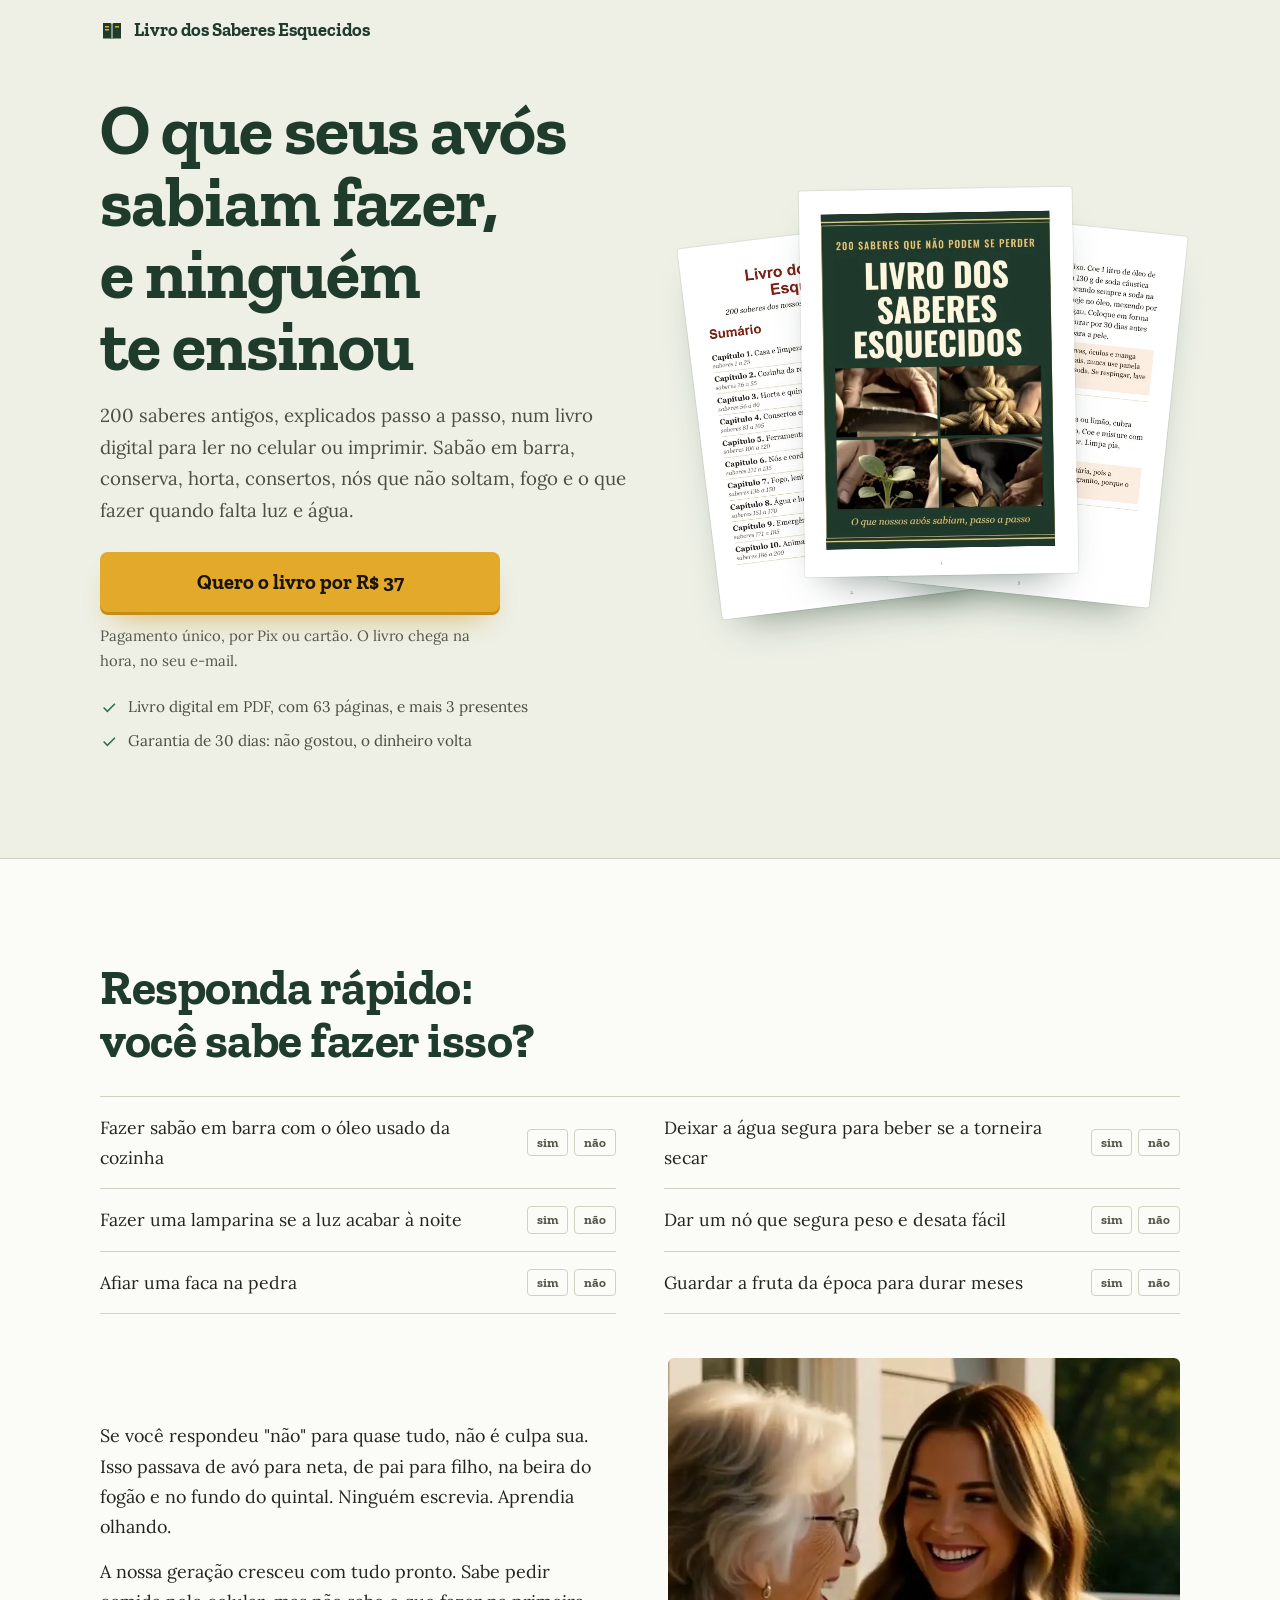
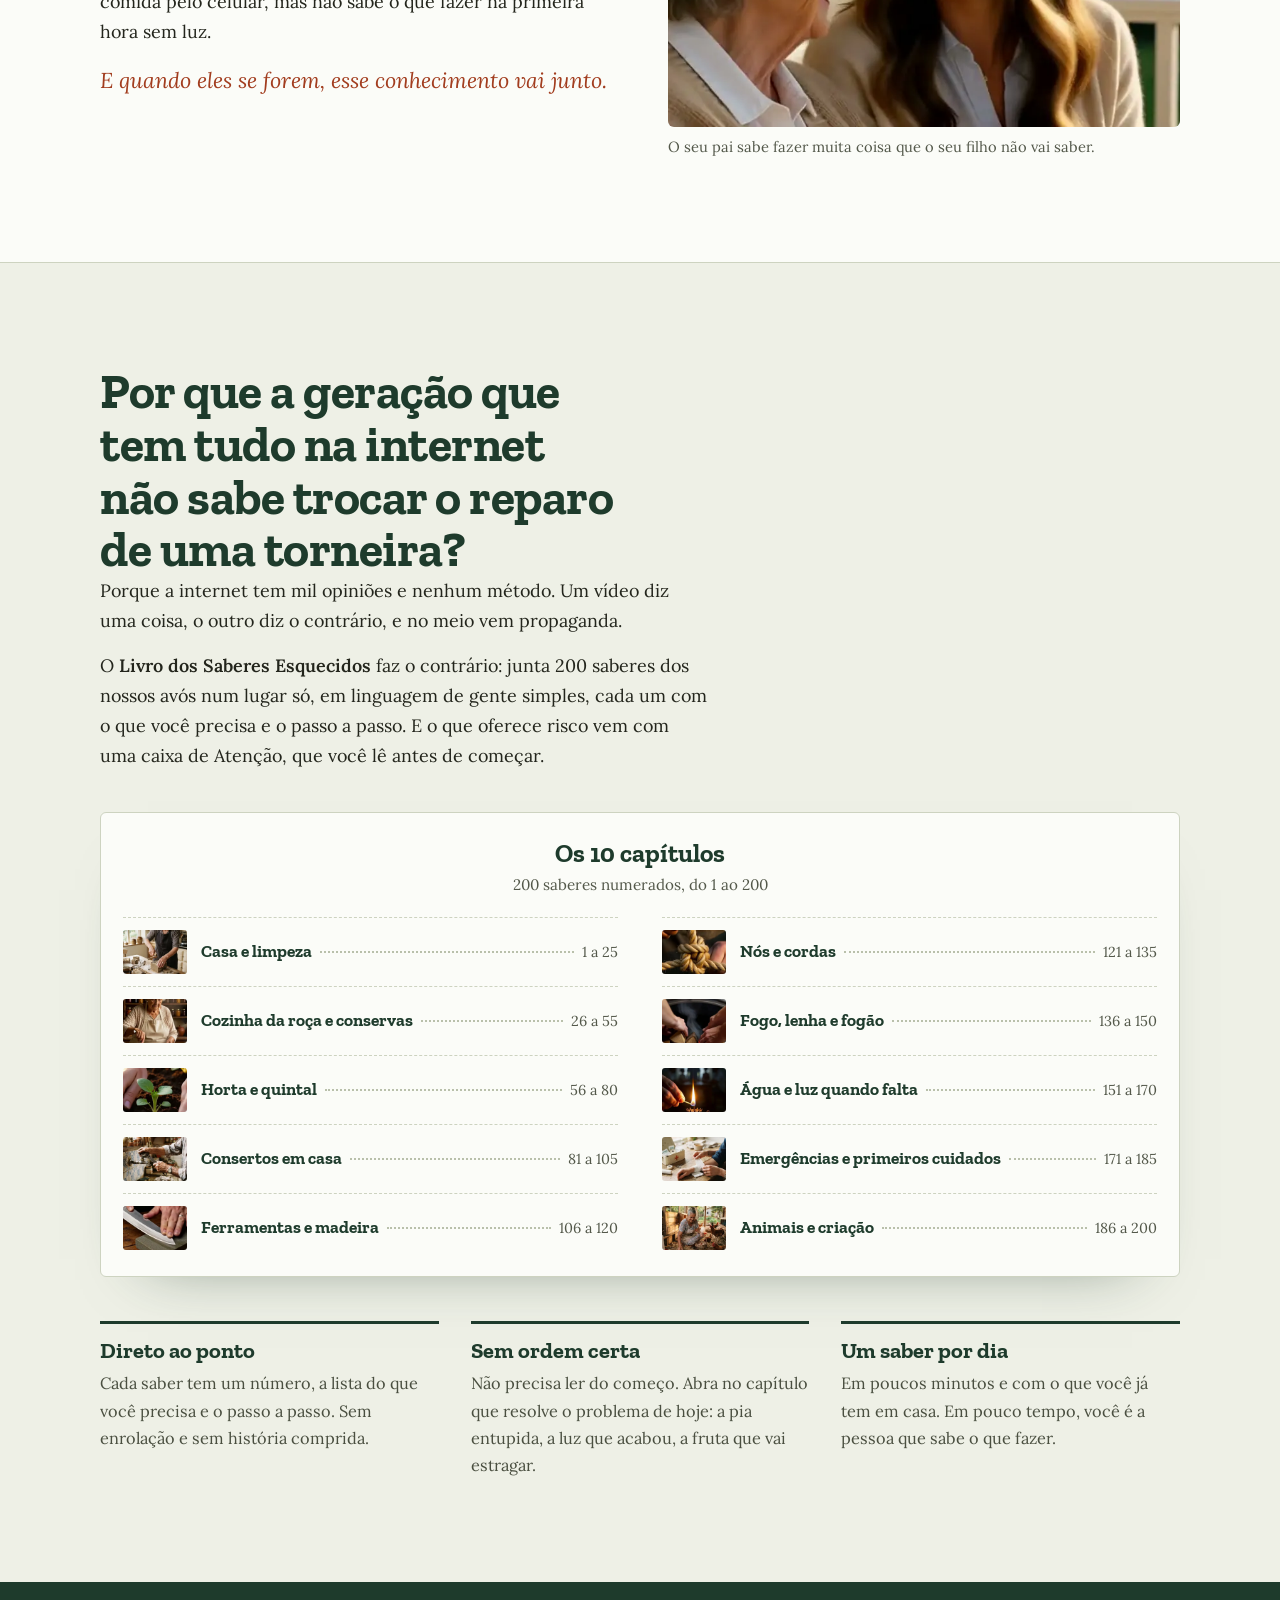
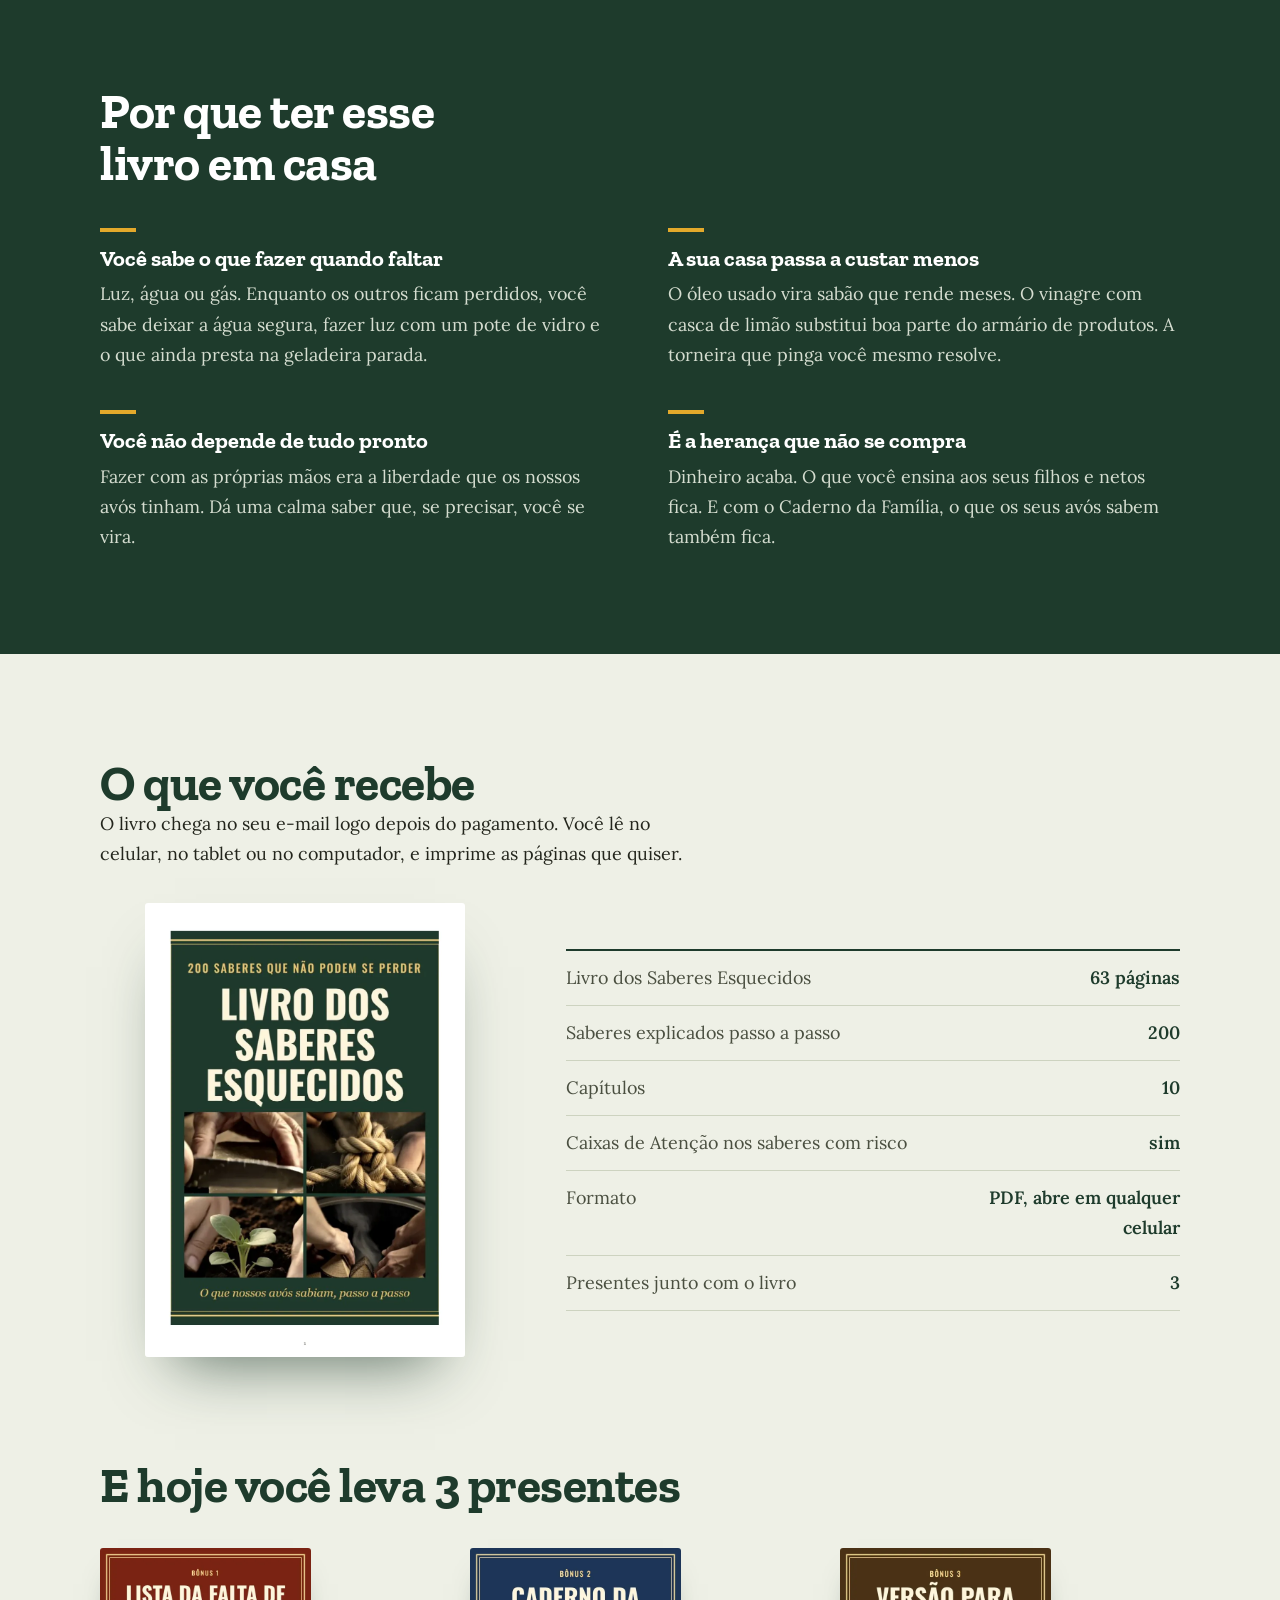
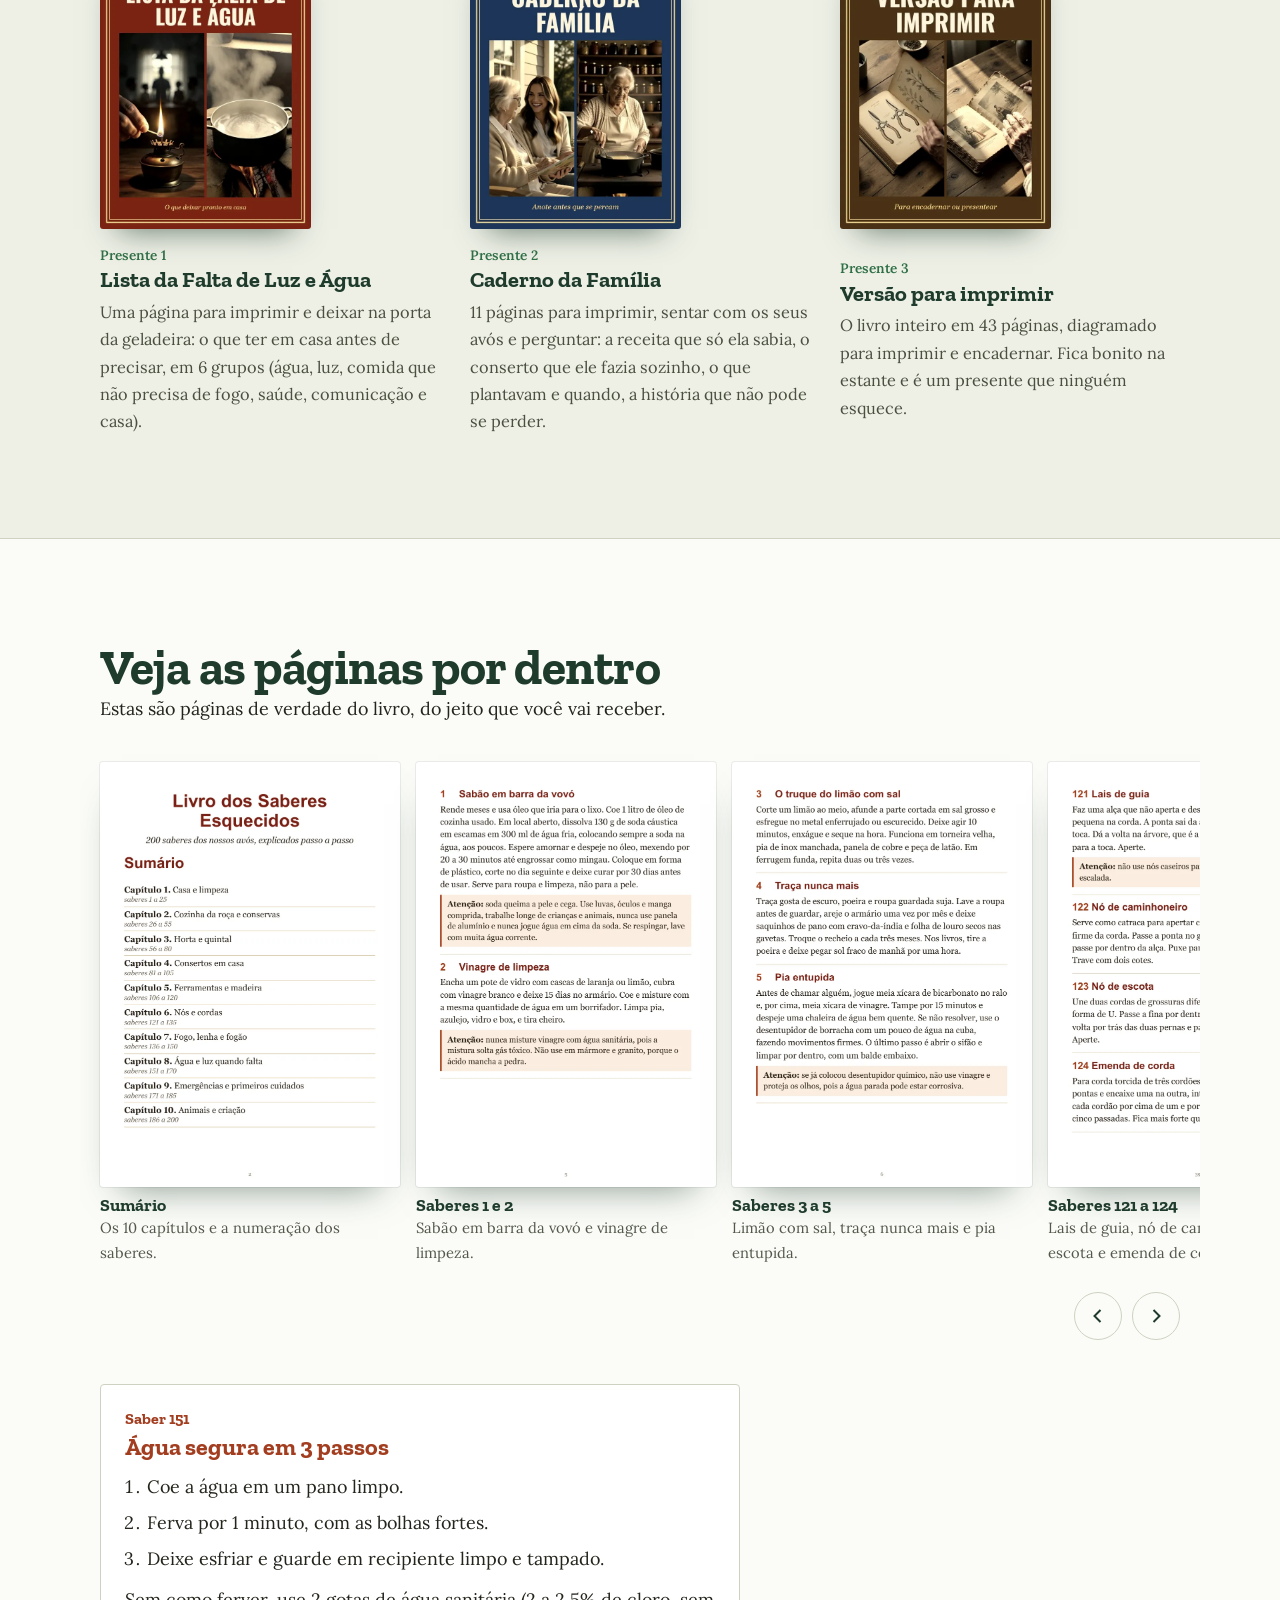
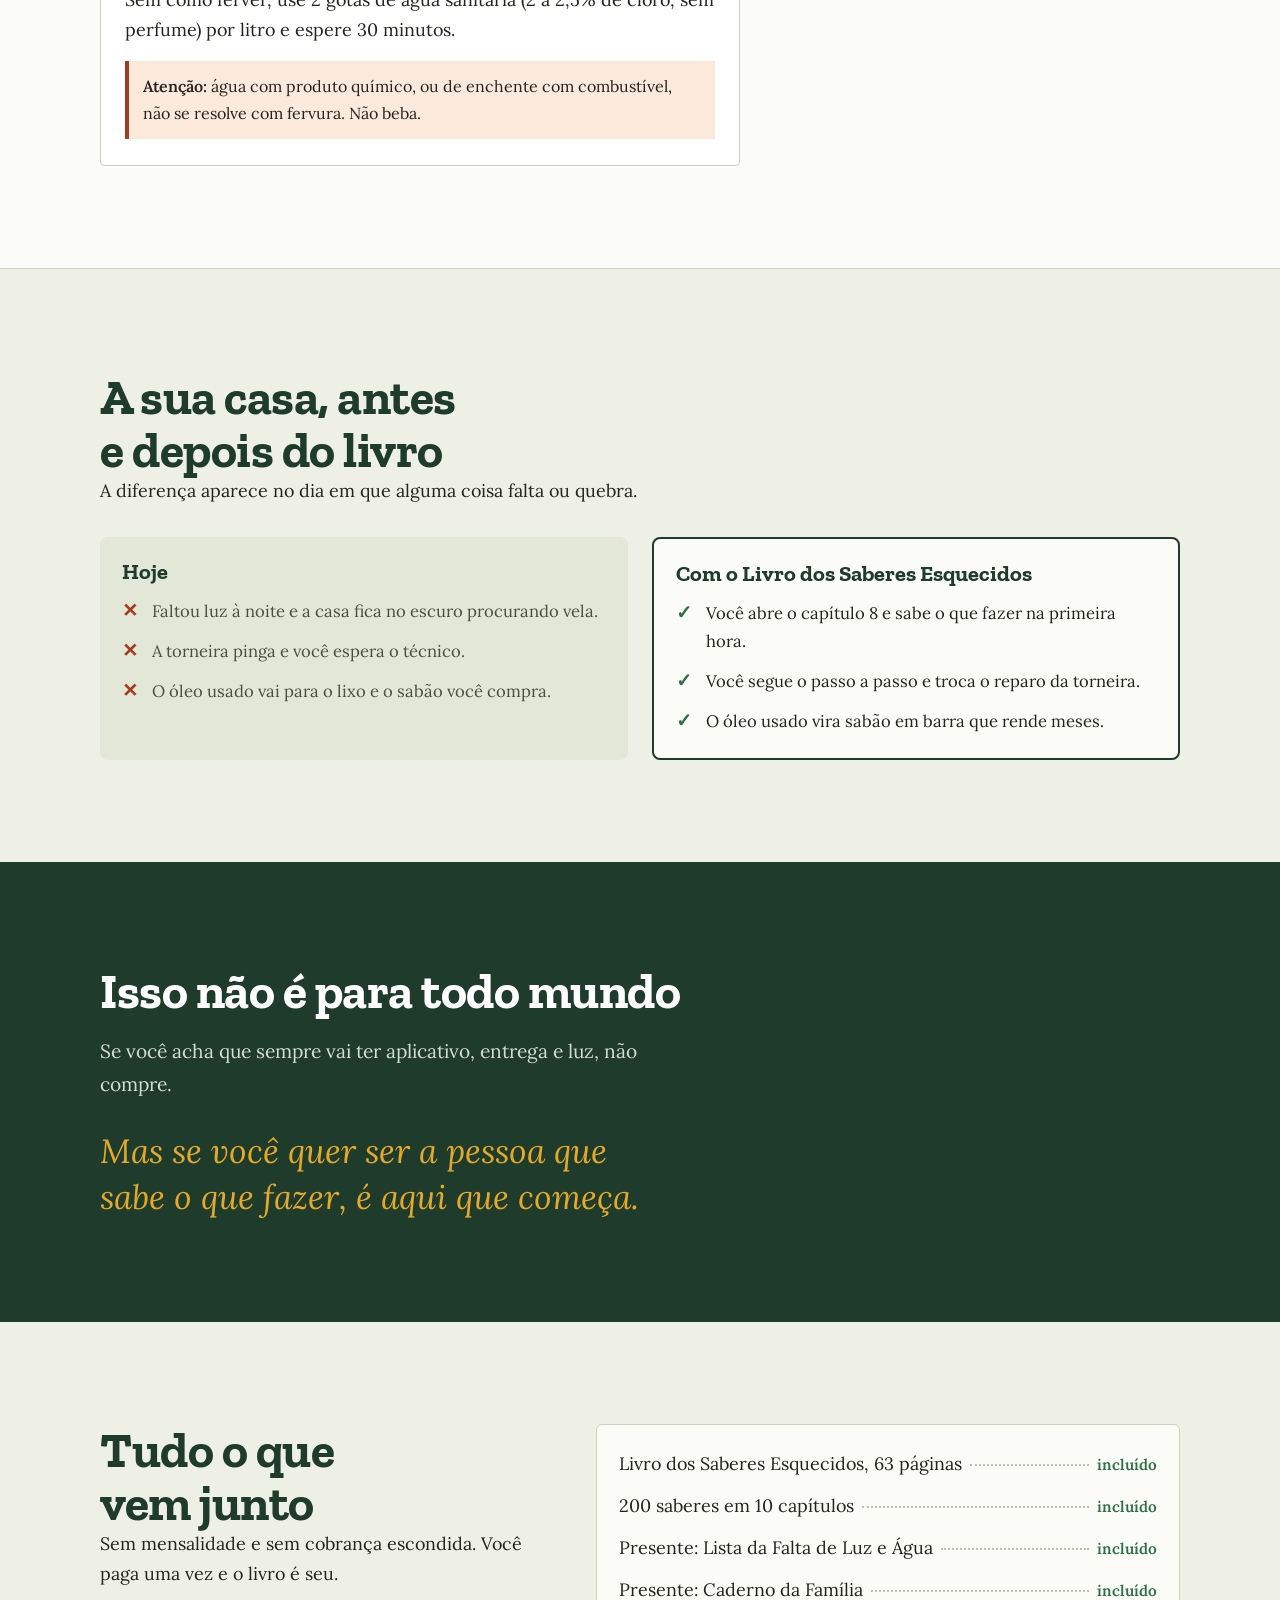
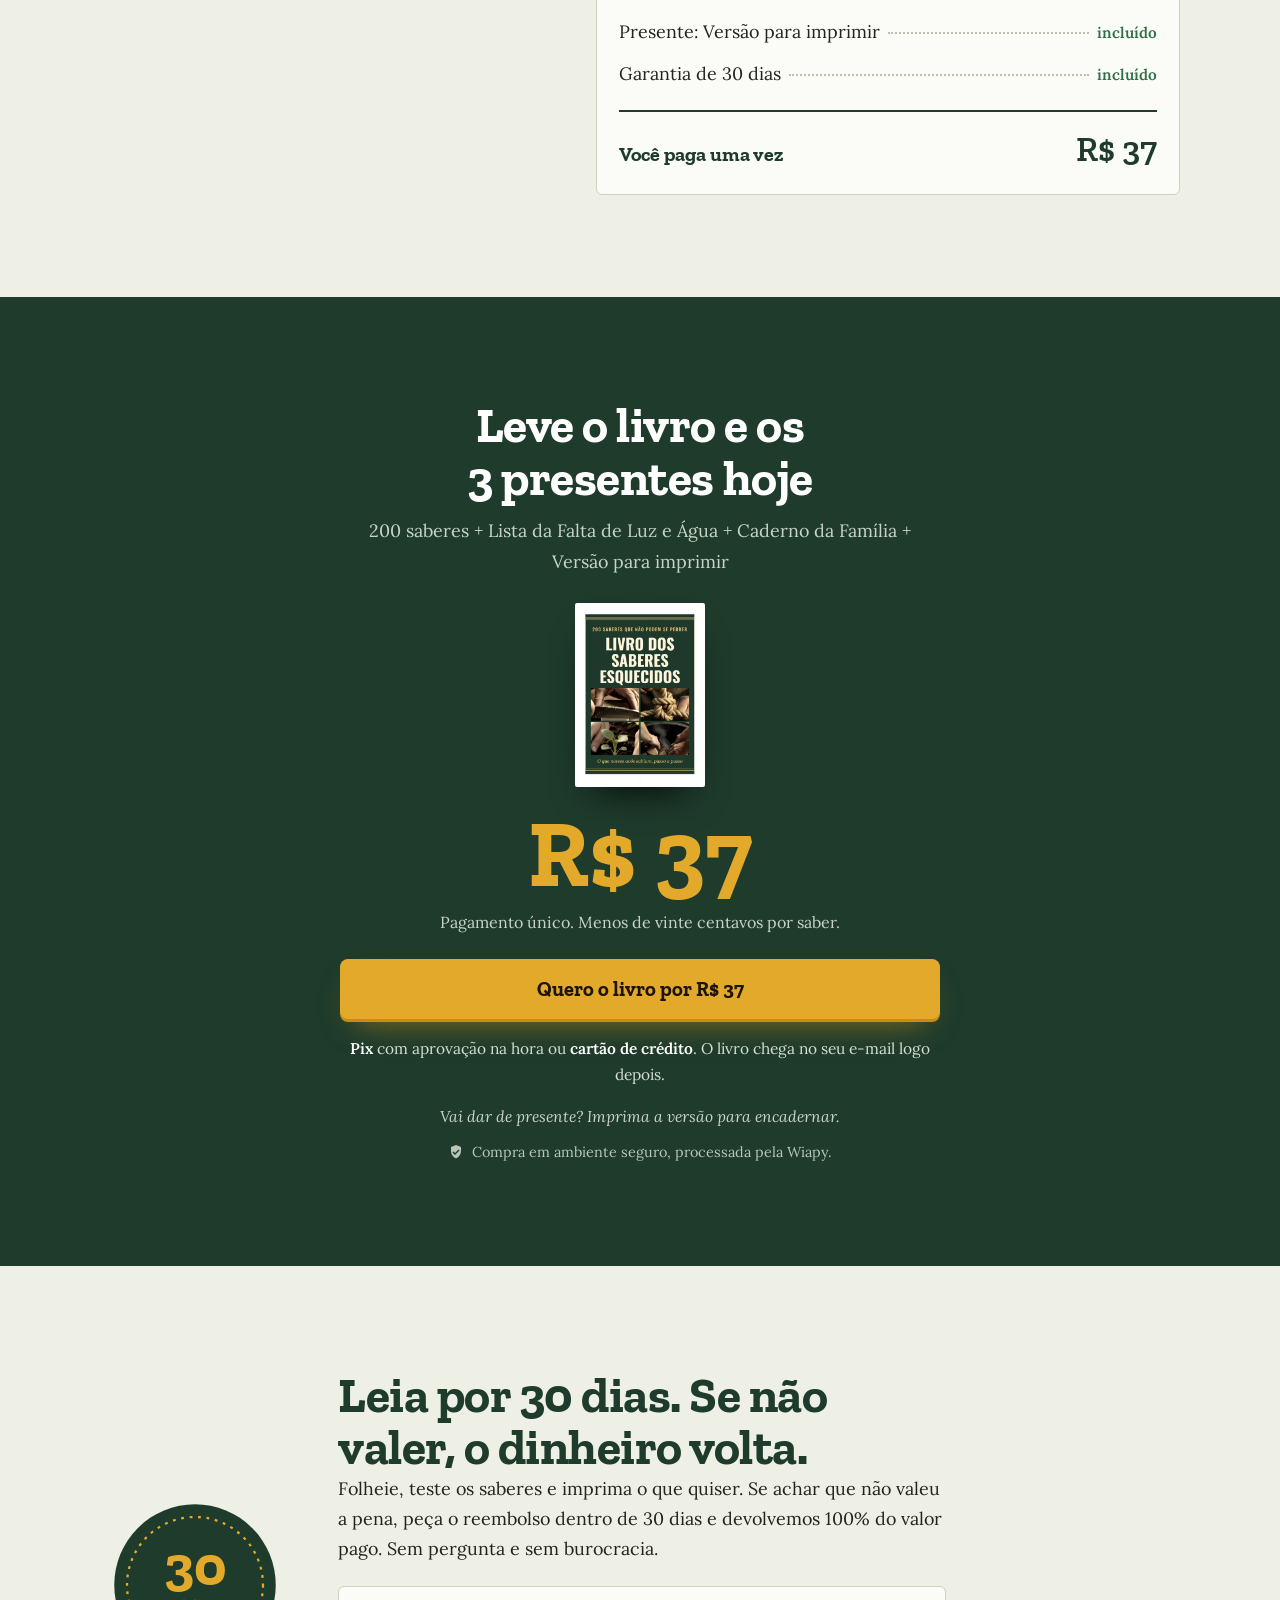
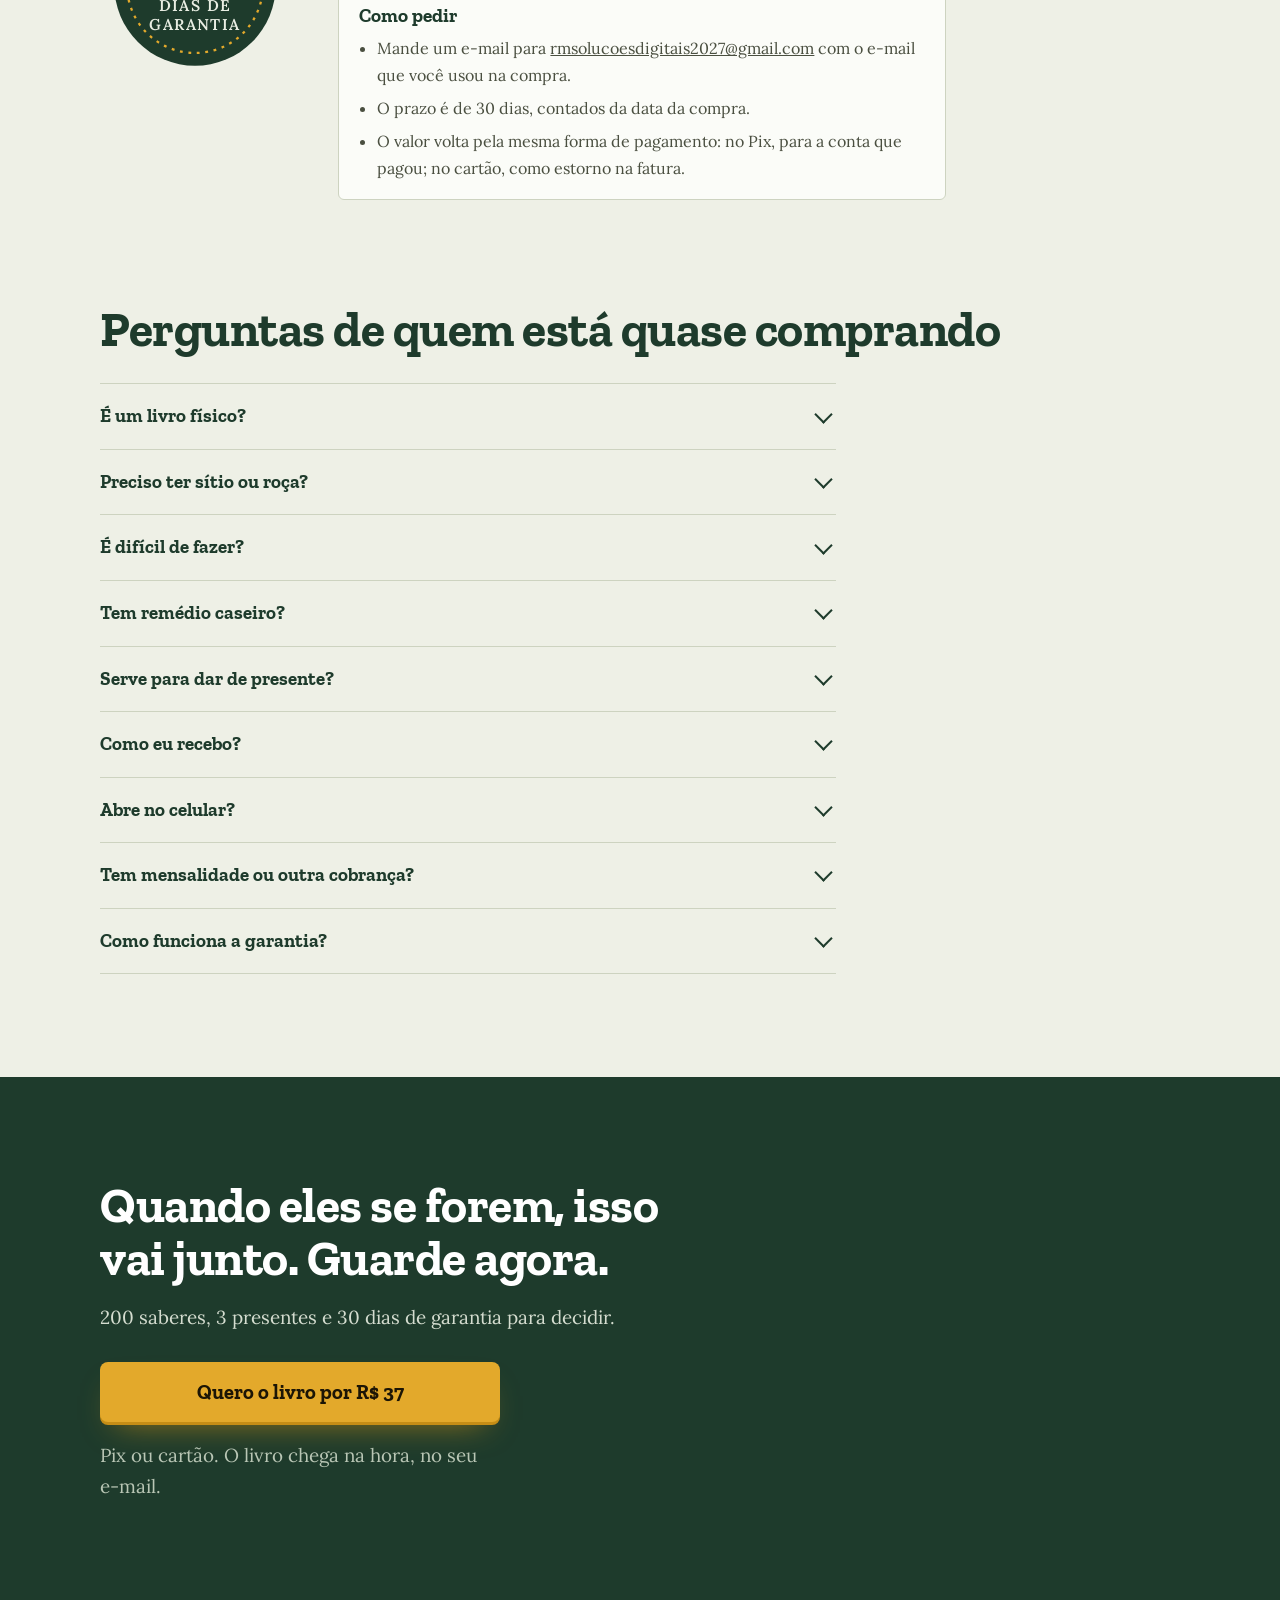
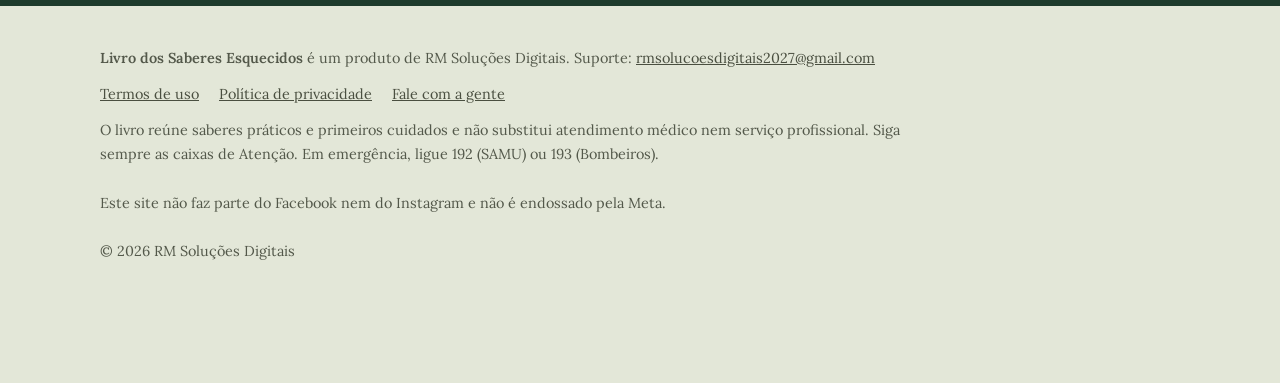
<file: index.html>
<!doctype html>
<html lang="pt-BR">
<head>
<meta charset="utf-8">
<meta name="viewport" content="width=device-width, initial-scale=1, viewport-fit=cover">
<title>Livro dos Saberes Esquecidos: 200 saberes dos nossos avós, passo a passo</title>
<meta name="description" content="O que seus avós sabiam fazer e ninguém te ensinou. 200 saberes antigos explicados passo a passo, num livro digital para ler no celular ou imprimir, com 3 presentes.">
<meta name="robots" content="noindex">
<meta name="theme-color" content="#1e3b2c">
<link rel="canonical" href="https://livro.saberesesquecidos.online/">
<meta property="og:type" content="website">
<meta property="og:url" content="https://livro.saberesesquecidos.online/">
<meta property="og:title" content="O que seus avós sabiam fazer, e ninguém te ensinou">
<meta property="og:description" content="200 saberes antigos, passo a passo, num livro digital. Mais 3 presentes.">
<meta property="og:image" content="https://livro.saberesesquecidos.online/img/compartilhar.jpg">
<link rel="icon" href="data:image/svg+xml,%3Csvg xmlns='http://www.w3.org/2000/svg' viewBox='0 0 32 32'%3E%3Crect width='32' height='32' rx='6' fill='%231e3b2c'/%3E%3Cpath fill='%23e3a92b' d='M8 7h7a3 3 0 0 1 1 .2V26a3 3 0 0 0-1-.2H8zm16 0h-7a3 3 0 0 0-1 .2V26a3 3 0 0 1 1-.2h7z'/%3E%3C/svg%3E">
<link rel="preload" href="fontes/zilla-slab-700-normal.woff2" as="font" type="font/woff2" crossorigin>
<link rel="preload" href="fontes/lora-normal.woff2" as="font" type="font/woff2" crossorigin>
<style>@font-face {font-family: 'Lora';font-style: italic;font-weight: 400;font-display: swap;src: url(fontes/lora-400-italic.woff2) format('woff2');unicode-range: U+0000-00FF, U+0131, U+0152-0153, U+02BB-02BC, U+02C6, U+02DA, U+02DC, U+0304, U+0308, U+0329, U+2000-206F, U+20AC, U+2122, U+2191, U+2193, U+2212, U+2215, U+FEFF, U+FFFD;}@font-face {font-family: 'Lora';font-style: normal;font-weight: 400 600;font-display: swap;src: url(fontes/lora-normal.woff2) format('woff2');unicode-range: U+0000-00FF, U+0131, U+0152-0153, U+02BB-02BC, U+02C6, U+02DA, U+02DC, U+0304, U+0308, U+0329, U+2000-206F, U+20AC, U+2122, U+2191, U+2193, U+2212, U+2215, U+FEFF, U+FFFD;}@font-face {font-family: 'Zilla Slab';font-style: normal;font-weight: 600;font-display: swap;src: url(fontes/zilla-slab-600-normal.woff2) format('woff2');unicode-range: U+0000-00FF, U+0131, U+0152-0153, U+02BB-02BC, U+02C6, U+02DA, U+02DC, U+0304, U+0308, U+0329, U+2000-206F, U+20AC, U+2122, U+2191, U+2193, U+2212, U+2215, U+FEFF, U+FFFD;}@font-face {font-family: 'Zilla Slab';font-style: normal;font-weight: 700;font-display: swap;src: url(fontes/zilla-slab-700-normal.woff2) format('woff2');unicode-range: U+0000-00FF, U+0131, U+0152-0153, U+02BB-02BC, U+02C6, U+02DA, U+02DC, U+0304, U+0308, U+0329, U+2000-206F, U+20AC, U+2122, U+2191, U+2193, U+2212, U+2215, U+FEFF, U+FFFD;}@font-face{font-family:'Zilla Fallback';src:local('Georgia Bold'),local('Georgia-Bold'),local('Noto Serif Bold'),local('NotoSerif-Bold'),local('Times New Roman Bold');font-weight:600 700;font-display:swap;size-adjust:84.6%}@font-face{font-family:'Lora Fallback';src:local('Georgia'),local('Noto Serif'),local('NotoSerif-Regular'),local('Times New Roman');font-weight:400;font-display:swap;size-adjust:105.4%}@font-face{font-family:'Lora Fallback';src:local('Georgia Bold'),local('Georgia-Bold'),local('Noto Serif Bold'),local('NotoSerif-Bold'),local('Times New Roman Bold');font-weight:600;font-display:swap;size-adjust:96.0%}*,*::before,*::after{box-sizing:border-box}html{-webkit-text-size-adjust:100%;text-size-adjust:100%}body{margin:0;text-rendering:optimizeLegibility;-webkit-font-smoothing:antialiased}img,video,svg{display:block;max-width:100%;height:auto}h1,h2,h3,h4,p,figure,blockquote,ul,ol{margin:0}ul[role=list],ol[role=list]{list-style:none;padding:0}a{color:inherit}a[href^="mailto:"]{overflow-wrap:anywhere}button{font:inherit;color:inherit;cursor:pointer}:focus-visible{outline:3px solid var(--foco,#1d4ed8);outline-offset:3px}.so-leitor{position:absolute!important;width:1px;height:1px;overflow:hidden;clip:rect(0 0 0 0);white-space:nowrap}.pular{position:absolute;left:12px;top:-60px;z-index:50;padding:10px 14px;background:#fff;color:#000;border-radius:6px}.pular:focus{top:12px}html:not(.revisao) [data-pendente]{display:none!important}.revisao [data-pendente]{position:relative;outline:2px dashed #e11d48;outline-offset:6px}.revisao [data-pendente]::before{content:"ESPAÇO RESERVADO \2022  " attr(data-pendente);display:block;font:700 13px/1.35 system-ui,sans-serif;letter-spacing:0;text-transform:none;color:#fff;background:#e11d48;padding:7px 10px;margin:0 0 12px;border-radius:4px;text-align:left}.aviso-revisao{position:sticky;top:0;z-index:60;background:#e11d48;color:#fff;font:600 14px/1.35 system-ui,sans-serif;padding:10px 16px;text-align:center}.aviso-revisao code{background:#0002;padding:1px 5px;border-radius:3px}.barra-compra{position:fixed;left:0;right:0;bottom:0;z-index:40;padding:10px 16px calc(10px + env(safe-area-inset-bottom));transform:translateY(110%);visibility:hidden;transition:transform .28s ease,visibility 0s linear .28s;pointer-events:none}.barra-compra.visivel{transform:none;visibility:visible;transition:transform .28s ease;pointer-events:auto}.captura-inteira .barra-compra{display:none}.no-js .barra-compra,html:not(.js) .barra-compra{display:none}.js [data-revela]{opacity:0;transform:translateY(14px);transition:opacity .6s ease,transform .6s ease}.js [data-revela].visto{opacity:1;transform:none}[data-carrossel] .trilho{display:flex;gap:16px;overflow-x:auto;scroll-snap-type:x mandatory;-webkit-overflow-scrolling:touch;scrollbar-width:none;overscroll-behavior-x:contain}[data-carrossel] .trilho::-webkit-scrollbar{display:none}[data-carrossel] .trilho>*{scroll-snap-align:start;flex:none}details>summary{list-style:none;cursor:pointer}details>summary::-webkit-details-marker{display:none}@media (prefers-reduced-motion:reduce){*,*::before,*::after{animation-duration:.01ms!important;animation-iteration-count:1!important;transition-duration:.01ms!important;scroll-behavior:auto!important}.js [data-revela]{opacity:1;transform:none}}:root{--folha:#eef0e6; --folha-2:#e3e7d8; --branco:#fbfcf8; --mata:#1e3b2c; --mata-2:#264a37; --mata-linha:#3c5e4a;--tinta:#23251c; --tinta-2:#4a4f40; --suave:#53584a; --linha:#cdd3c0;--mostarda:#e3a92b; --mostarda-2:#c58d16; --mostarda-txt:#1c1505; --ferrugem:#a23d1f; --pele:#fbe9dc;--ok:#2f6f45; --foco:#c58d16;--f-tit:'Zilla Slab','Zilla Fallback',Rockwell,'Courier New',serif;--f-txt:'Lora','Lora Fallback',Georgia,'Times New Roman',serif;}html{scroll-behavior:smooth;scroll-padding-top:12px}body{background:var(--folha);color:var(--tinta);font:400 1.12rem/1.68 var(--f-txt)}.miolo{width:min(1080px,100% - 40px);margin-inline:auto}.texto{max-width:38rem}h1,h2,h3{font-family:var(--f-tit);color:var(--mata);text-wrap:balance}h1{font-weight:700;font-size:clamp(2.35rem,1.4rem + 4.4vw,4.4rem);line-height:1.02;letter-spacing:-.015em}h2{font-weight:700;font-size:clamp(1.9rem,1.25rem + 2.9vw,3.1rem);line-height:1.06;letter-spacing:-.01em}h3{font-weight:700;font-size:1.4rem;line-height:1.15}p+p{margin-top:.85em}b,strong{font-weight:600}.faixa{padding-block:clamp(60px,8vw,108px)}.escuro{background:var(--mata);color:#e9eee3}.escuro h2,.escuro h3{color:#fff}.suave{color:var(--suave)}.botao{display:inline-flex;align-items:center;justify-content:center;min-height:60px;padding:16px 30px;border-radius:8px;background:var(--mostarda);color:var(--mostarda-txt);font:700 1.28rem/1.1 var(--f-tit);text-decoration:none;text-align:center;box-shadow:0 3px 0 var(--mostarda-2),0 16px 32px -16px rgba(197,141,22,.8);transition:background-color .15s ease,transform .15s ease}.botao:hover{background:#ebb43c;transform:translateY(-1px)}.botao:active{transform:translateY(1px)}.botao.largo{display:flex;width:100%}.micro{margin-top:12px;font-size:.93rem;color:var(--suave)}.escuro .micro{color:#b9c6b5}.topo{padding-top:18px}.marca{display:inline-flex;align-items:center;gap:10px;font:700 1.15rem/1 var(--f-tit);color:var(--mata);text-decoration:none}.marca svg{width:24px;height:24px}.heroi{display:grid;gap:44px;padding-block:28px 72px}.heroi .lead{margin-top:18px;font-size:1.17rem;color:var(--tinta-2);max-width:35rem}.heroi .acao{margin-top:26px;max-width:25rem}.selos{list-style:none;padding:0;margin-top:20px;display:grid;gap:8px;font-size:.96rem;color:var(--tinta-2)}.selos li{display:flex;gap:10px;align-items:flex-start}.selos svg{flex:none;width:18px;height:18px;margin-top:4px;color:var(--ok)}.leque{position:relative;height:clamp(340px,92vw,470px);max-width:470px;width:100%;margin-inline:auto}.leque img{position:absolute;width:56%;border-radius:3px;box-shadow:0 22px 40px -22px rgba(30,59,44,.55),0 0 0 1px rgba(30,59,44,.08)}.leque .p1{left:0;top:9%;transform:rotate(-7deg)}.leque .p2{right:0;top:7%;transform:rotate(6deg)}.leque .p3{left:22%;top:0;width:58%;z-index:2;transform:rotate(-1deg)}@media (min-width:900px){.heroi{grid-template-columns:1.05fr .95fr;align-items:center;padding-block:44px 104px}}.teste{background:var(--branco);border-block:1px solid var(--linha)}.sabe{list-style:none;padding:0;margin-top:30px;display:grid;gap:0;border-top:1px solid var(--linha)}@media (min-width:860px){.sabe{grid-template-columns:1fr 1fr;column-gap:48px}}.sabe li{display:grid;grid-template-columns:1fr auto;gap:16px;align-items:center;padding:16px 0;border-bottom:1px solid var(--linha);font-size:1.1rem}.sabe li span:last-child{display:flex;gap:6px;font:700 .82rem/1 var(--f-tit);color:var(--suave)}.sabe li span:last-child i{font-style:normal;border:1.5px solid var(--linha);border-radius:4px;padding:6px 9px}.teste .grade{display:grid;gap:34px;margin-top:44px;align-items:center}@media (min-width:860px){.teste .grade{grid-template-columns:1fr 1fr;gap:56px}}.teste figure img{border-radius:6px}.teste figure figcaption{margin-top:8px;font-size:.92rem;color:var(--suave)}.frase-forte{margin-top:18px;font:italic 400 1.35rem/1.45 var(--f-txt);color:var(--ferrugem)}.indice{margin-top:40px;background:var(--branco);border:1px solid var(--linha);border-radius:6px;padding:26px 22px 14px;box-shadow:0 30px 60px -48px rgba(30,59,44,.6)}.indice h3{text-align:center;font-size:1.6rem}.indice .sub{text-align:center;font-size:.95rem;color:var(--suave);margin-top:4px}.indice ol{list-style:none;padding:0;margin-top:20px}.indice li{display:grid;grid-template-columns:auto 1fr;gap:14px;align-items:center;padding:12px 0;border-top:1px dashed var(--linha)}.indice li img{width:64px;height:44px;object-fit:cover;border-radius:3px}.indice .linha-cap{display:flex;align-items:baseline;gap:8px;min-width:0}.indice .linha-cap b{font:700 1.08rem/1.25 var(--f-tit);color:var(--mata);flex:0 1 auto}.indice .linha-cap i{flex:1 1 12px;border-bottom:2px dotted #b9c0ab;transform:translateY(-4px);min-width:12px}.indice .linha-cap em{flex:none;font-style:normal;font-size:.9rem;color:var(--suave);white-space:nowrap}@media (min-width:860px){.indice ol{columns:2;column-gap:44px}.indice li{break-inside:avoid}}.como{display:grid;gap:22px;margin-top:44px}@media (min-width:860px){.como{grid-template-columns:repeat(3,1fr);gap:32px}}.como div{border-top:3px solid var(--mata);padding-top:14px}.como p{margin-top:6px;color:var(--tinta-2);font-size:1.02rem}.motivos{display:grid;gap:30px;margin-top:38px}@media (min-width:860px){.motivos{grid-template-columns:1fr 1fr;gap:40px 56px}}.motivo h3{color:#fff}.motivo p{margin-top:8px;color:#d5ddd0}.motivo .marcador{display:block;width:36px;height:4px;background:var(--mostarda);margin-bottom:14px}.produto .grade{display:grid;gap:36px;align-items:center;margin-top:34px}@media (min-width:860px){.produto .grade{grid-template-columns:.8fr 1.2fr;gap:56px}}.capa-livro{width:100%;max-width:320px;margin-inline:auto;box-shadow:0 34px 60px -30px rgba(30,59,44,.7);border-radius:3px}.ficha{list-style:none;padding:0;border-top:2px solid var(--mata)}.produto .grade>*{min-width:0}.ficha li{display:grid;grid-template-columns:minmax(0,1fr) minmax(0,auto);gap:12px;padding:12px 0;border-bottom:1px solid var(--linha)}.ficha li span:first-child{color:var(--tinta-2)}.ficha li span:last-child{font-weight:600;color:var(--mata);text-align:right;max-width:13rem}.presentes{display:grid;gap:30px;margin-top:36px}@media (min-width:860px){.presentes{grid-template-columns:repeat(3,1fr)}}.presente{display:grid;grid-template-columns:110px 1fr;gap:18px;align-items:start}@media (min-width:860px){.presente{grid-template-columns:1fr}}.presente img{border-radius:3px;box-shadow:0 18px 30px -18px rgba(30,59,44,.7)}@media (min-width:860px){.presente img{width:62%}}.presente h3 small{display:block;font:600 .85rem/1.2 var(--f-txt);color:var(--ok);margin-bottom:4px}.presente p{margin-top:6px;color:var(--tinta-2);font-size:1.02rem}.vitrine{margin-top:30px}.vitrine .trilho{padding:8px 20px 26px;margin-inline:-20px;scroll-padding-inline:20px}.vitrine figure{width:min(300px,76vw)}.vitrine figure img{border-radius:3px;box-shadow:0 20px 36px -22px rgba(30,59,44,.6),0 0 0 1px rgba(30,59,44,.08);background:#fff}.vitrine figcaption{margin-top:14px;font-size:.98rem;color:var(--tinta-2)}.vitrine figcaption b{display:block;font:700 1.1rem/1.2 var(--f-tit);color:var(--mata)}.setas{display:flex;gap:10px;justify-content:flex-end}.setas button{width:48px;height:48px;border-radius:50%;border:1px solid var(--linha);background:var(--branco);display:grid;place-items:center;color:var(--mata)}.setas svg{width:20px;height:20px}.saber-inteiro{margin-top:44px;max-width:640px;background:#fff;border:1px solid var(--linha);border-radius:4px;padding:26px 24px}.saber-inteiro .num{font:700 1rem/1 var(--f-tit);color:var(--ferrugem)}.saber-inteiro h3{margin-top:6px;color:var(--ferrugem);font-size:1.5rem}.saber-inteiro ol{margin-top:12px;padding-left:1.2em;display:grid;gap:6px}.saber-inteiro .atencao{margin-top:16px;background:var(--pele);border-left:4px solid var(--ferrugem);padding:12px 14px;font-size:1rem}.compara-rotina{display:grid;gap:16px;margin-top:30px}@media (min-width:800px){.compara-rotina{grid-template-columns:1fr 1fr;gap:24px}}.coluna{border-radius:8px;padding:22px}.coluna ul{list-style:none;padding:0;margin-top:14px;display:grid;gap:12px}.coluna li{padding-left:30px;position:relative;font-size:1.04rem}.coluna li::before{position:absolute;left:0;top:0;font:700 1.2rem/1.4 var(--f-tit)}.coluna.hoje{background:var(--folha-2);color:var(--tinta-2)}.coluna.hoje li::before{content:"\2715";color:var(--ferrugem)}.coluna.com{background:var(--branco);border:2px solid var(--mata)}.coluna.com li::before{content:"\2713";color:var(--ok)}.ad-reais{margin-top:30px}#antes-depois-lista{display:grid;gap:20px}.ad-fotos{display:grid;grid-template-columns:1fr 1fr;gap:8px}.ad-fotos div{position:relative}.ad-fotos img{border-radius:6px;width:100%}.ad-fotos span{position:absolute;left:8px;top:8px;background:#000a;color:#fff;font-size:.8rem;padding:2px 8px;border-radius:20px}.vagas{display:grid;gap:12px;grid-template-columns:repeat(auto-fit,minmax(220px,1fr))}.vaga{min-height:140px;border:2px dashed #b9c0ab;border-radius:8px;display:grid;place-items:center;text-align:center;padding:14px;color:var(--suave);font-size:.95rem;background:#f6f7f1}.depoimentos{background:var(--branco);border-block:1px solid var(--linha)}#depoimentos-lista{display:grid;gap:18px;margin-top:28px;grid-template-columns:repeat(auto-fit,minmax(260px,1fr))}.dep{background:var(--folha);border-radius:8px;padding:20px}.dep blockquote{margin:0;font-style:italic}.dep figcaption{display:flex;align-items:center;gap:10px;margin-top:14px;font-weight:600;font-size:.95rem;color:var(--mata)}.dep figcaption img{width:44px;height:44px;border-radius:50%;object-fit:cover}.dep-print img,.dep-video video{border-radius:6px;width:100%}.direto p{font-size:1.2rem;max-width:36rem;color:#d5ddd0}.direto p.forte{font:italic 400 clamp(1.5rem,1.15rem + 1.6vw,2.1rem)/1.35 var(--f-txt);color:var(--mostarda)}.pilha .miolo{display:grid;gap:30px}@media (min-width:900px){.pilha .miolo{grid-template-columns:.85fr 1.15fr;gap:64px;align-items:start}}.conta{background:var(--branco);border:1px solid var(--linha);border-radius:6px;padding:24px 22px}.conta ul{list-style:none;padding:0;display:grid;gap:12px}.conta li{display:flex;align-items:baseline;gap:8px}.conta li i{flex:1 1 20px;border-bottom:2px dotted #b9c0ab;transform:translateY(-4px)}.conta li em{flex:none;font-style:normal;font-weight:600;color:var(--ok);font-size:.95rem}.conta .total{display:flex;justify-content:space-between;align-items:baseline;margin-top:20px;padding-top:16px;border-top:2px solid var(--mata);font:700 1.25rem var(--f-tit);color:var(--mata)}.conta .total strong{font-size:2.2rem}.oferta{background:var(--mata);color:#e9eee3}.caixa-oferta{max-width:600px;margin-inline:auto;text-align:center}.caixa-oferta h2{color:#fff}.caixa-oferta .inclui{margin-top:12px;color:#c9d4c4}.caixa-oferta .capinha{width:130px;margin:26px auto 0;box-shadow:0 20px 40px -20px #000;border-radius:2px}.preco{margin-top:18px;font:700 clamp(4.2rem,3rem + 6vw,6rem)/1 var(--f-tit);color:var(--mostarda)}.preco small{display:block;margin-top:10px;font:400 1rem/1.4 var(--f-txt);color:#c9d4c4}.caixa-oferta .botao{margin-top:26px}.pagamento{margin-top:16px;font-size:.97rem;color:#d5ddd0}.pagamento b{color:#fff}.presente-dica{margin-top:16px;font-style:italic;color:#c9d4c4;font-size:.98rem}.seguro{display:flex;gap:8px;justify-content:center;align-items:center;margin-top:10px;font-size:.9rem;color:#b9c6b5}.seguro svg{width:16px;height:16px;flex:none}.contador{margin:28px auto 0;max-width:420px;border:1px solid var(--mata-linha);border-radius:8px;padding:14px}.contador p{font-size:.95rem;color:#c9d4c4}.contador .relogio{display:flex;justify-content:center;gap:10px;margin-top:8px}.contador .relogio div{min-width:62px}.contador .relogio b{display:block;font:700 2rem/1 var(--f-tit);color:#fff}.contador .relogio span{font-size:.78rem;color:#b9c6b5}.garantia .grade{display:grid;gap:28px;align-items:center}.garantia .grade>*{min-width:0}@media (min-width:800px){.garantia .grade{grid-template-columns:190px 1fr;gap:48px}}.selo{width:170px;height:170px;margin-inline:auto}.como-pedir{margin-top:22px;background:var(--branco);border:1px solid var(--linha);border-radius:6px;padding:18px 20px;font-size:1rem}.como-pedir h3{font-size:1.2rem}.como-pedir ul{margin-top:8px;padding-left:1.15em;display:grid;gap:6px;color:var(--tinta-2)}.perguntas .lista{margin-top:28px;max-width:46rem;border-top:1px solid var(--linha)}.perguntas details{border-bottom:1px solid var(--linha)}.perguntas summary{position:relative;padding:20px 48px 20px 0;font:700 1.18rem/1.3 var(--f-tit);color:var(--mata)}.perguntas summary::after{content:"";position:absolute;right:6px;top:50%;width:13px;height:13px;margin-top:-9px;border-right:2.5px solid var(--mata);border-bottom:2.5px solid var(--mata);transform:rotate(45deg);transition:transform .2s ease}.perguntas details[open] summary::after{transform:rotate(-135deg);margin-top:-3px}.perguntas details p{padding:0 0 20px;color:var(--tinta-2);max-width:40rem}.perguntas details[open] p{animation:abre .25s ease}@keyframes abre{from{opacity:0;transform:translateY(-4px)}to{opacity:1;transform:none}}.final h2{max-width:20ch}.final p{margin-top:18px;font-size:1.18rem;max-width:34rem;color:#d5ddd0}.final .acao{margin-top:28px;max-width:25rem}.rodape{padding:40px 0 120px;font-size:.9rem;color:var(--suave);background:var(--folha-2)}.rodape .miolo{display:grid;gap:12px}.rodape nav{display:flex;flex-wrap:wrap;gap:8px 20px}.rodape a{color:var(--tinta-2)}.rodape .aviso{max-width:52rem}.barra-compra .dentro{display:flex;align-items:center;justify-content:space-between;gap:14px;max-width:560px;margin-inline:auto;background:var(--branco);border:1px solid var(--linha);border-radius:12px;padding:10px 10px 10px 16px;box-shadow:0 18px 40px -16px rgba(30,59,44,.5)}.barra-compra .nome{font:700 .98rem/1.2 var(--f-tit);color:var(--mata)}.barra-compra .nome span{display:block;font-size:1.3rem;color:var(--tinta)}.barra-compra .botao{min-height:52px;padding:12px 18px;font-size:1.08rem}@media (max-width:359px){.barra-compra .nome{font-size:.86rem}.barra-compra .botao{padding:12px;font-size:1rem}}</style>
<script src="https://cdn.utmify.com.br/scripts/utms/latest.js" data-utmify-prevent-xcod-sck data-utmify-prevent-subids async defer></script>
<script src="dados.js" defer></script>
<script src="pagina.js" defer></script>
</head>
<body>
<a class="pular" href="#oferta">Pular para a oferta</a>

<header class="topo">
  <div class="miolo">
    <a class="marca" href="#topo" aria-label="Livro dos Saberes Esquecidos, voltar ao início">
      <svg viewBox="0 0 24 24" aria-hidden="true"><path fill="#1e3b2c" d="M3 5h7a3 3 0 0 1 1.5.4V21a3 3 0 0 0-1.5-.4H3zm18 0h-7a3 3 0 0 0-1.5.4V21a3 3 0 0 1 1.5-.4h7z"/><path fill="#e3a92b" d="M5 8h4v1.5H5zm0 3h4v1.5H5zm10-3h4v1.5h-4z"/></svg>
      Livro dos Saberes Esquecidos
    </a>
  </div>
</header>

<main id="topo">

<!-- 1. PRIMEIRA DOBRA -->
<section class="miolo heroi" data-secao="topo" aria-labelledby="t-heroi">
  <div>
    <h1 id="t-heroi">O que seus avós sabiam fazer, e ninguém te ensinou</h1>
    <p class="lead">200 saberes antigos, explicados passo a passo, num livro digital para ler no celular ou imprimir. Sabão em barra, conserva, horta, consertos, nós que não soltam, fogo e o que fazer quando falta luz e água.</p>
    <div class="acao" data-barra="topo">
      <a class="botao largo" data-onde="topo" href="https://pay.wiapy.com/_nOXWXHklKWa">Quero o livro por R$ 37</a>
      <p class="micro">Pagamento único, por Pix ou cartão. O livro chega na hora, no seu e-mail.</p>
    </div>
    <ul class="selos" role="list">
      <li><svg viewBox="0 0 20 20" aria-hidden="true"><path fill="currentColor" d="M8.2 13.6 4.6 10l-1.2 1.2 4.8 4.8 9-9-1.2-1.2z"/></svg><span>Livro digital em PDF, com 63 páginas, e mais 3 presentes</span></li>
      <li><svg viewBox="0 0 20 20" aria-hidden="true"><path fill="currentColor" d="M8.2 13.6 4.6 10l-1.2 1.2 4.8 4.8 9-9-1.2-1.2z"/></svg><span>Garantia de 30 dias: não gostou, o dinheiro volta</span></li>
    </ul>
  </div>
  <div class="leque" aria-label="Páginas de verdade do livro: capa, sumário e o primeiro saber">
    <img class="p1" src="img/pg-sumario-p.webp" width="520" height="737" alt="Sumário do livro com os 10 capítulos" decoding="async">
    <img class="p2" src="img/pg-sabao-p.webp" width="520" height="737" alt="Página do livro com o saber número 1, sabão em barra da vovó, e a caixa de atenção" decoding="async">
    <img class="p3" src="img/pg-capa-p.webp" width="520" height="737" alt="Capa do Livro dos Saberes Esquecidos" fetchpriority="high" decoding="async">
  </div>
</section>

<!-- 2. IDENTIFICAÇÃO -->
<section class="faixa teste" data-secao="identificacao" aria-labelledby="t-teste">
  <div class="miolo">
    <div class="texto"><h2 id="t-teste">Responda rápido: você sabe fazer isso?</h2></div>
    <ul class="sabe" role="list">
      <li><span>Fazer sabão em barra com o óleo usado da cozinha</span><span aria-hidden="true"><i>sim</i><i>não</i></span></li>
      <li><span>Deixar a água segura para beber se a torneira secar</span><span aria-hidden="true"><i>sim</i><i>não</i></span></li>
      <li><span>Fazer uma lamparina se a luz acabar à noite</span><span aria-hidden="true"><i>sim</i><i>não</i></span></li>
      <li><span>Dar um nó que segura peso e desata fácil</span><span aria-hidden="true"><i>sim</i><i>não</i></span></li>
      <li><span>Afiar uma faca na pedra</span><span aria-hidden="true"><i>sim</i><i>não</i></span></li>
      <li><span>Guardar a fruta da época para durar meses</span><span aria-hidden="true"><i>sim</i><i>não</i></span></li>
    </ul>
    <div class="grade">
      <div class="texto">
        <p>Se você respondeu "não" para quase tudo, não é culpa sua. Isso passava de avó para neta, de pai para filho, na beira do fogão e no fundo do quintal. Ninguém escrevia. Aprendia olhando.</p>
        <p>A nossa geração cresceu com tudo pronto. Sabe pedir comida pelo celular, mas não sabe o que fazer na primeira hora sem luz.</p>
        <p class="frase-forte">E quando eles se forem, esse conhecimento vai junto.</p>
      </div>
      <figure data-revela>
        <img src="img/avo-neta.webp" width="800" height="576" alt="Avó e neta conversando e rindo" loading="lazy" decoding="async">
        <figcaption>O seu pai sabe fazer muita coisa que o seu filho não vai saber.</figcaption>
      </figure>
    </div>
  </div>
</section>

<!-- 3. SOLUÇÃO E MECANISMO -->
<section class="faixa" data-secao="mecanismo" aria-labelledby="t-livro">
  <div class="miolo">
    <div class="texto">
      <h2 id="t-livro">Por que a geração que tem tudo na internet não sabe trocar o reparo de uma torneira?</h2>
      <p>Porque a internet tem mil opiniões e nenhum método. Um vídeo diz uma coisa, o outro diz o contrário, e no meio vem propaganda.</p>
      <p>O <b>Livro dos Saberes Esquecidos</b> faz o contrário: junta 200 saberes dos nossos avós num lugar só, em linguagem de gente simples, cada um com o que você precisa e o passo a passo. E o que oferece risco vem com uma caixa de Atenção, que você lê antes de começar.</p>
    </div>
    <div class="indice" data-revela>
      <h3>Os 10 capítulos</h3>
      <p class="sub">200 saberes numerados, do 1 ao 200</p>
      <ol>
        <li><img src="img/cap01.webp" width="360" height="252" alt="" loading="lazy" decoding="async"><span class="linha-cap"><b>Casa e limpeza</b><i></i><em>1 a 25</em></span></li>
        <li><img src="img/cap02.webp" width="360" height="252" alt="" loading="lazy" decoding="async"><span class="linha-cap"><b>Cozinha da roça e conservas</b><i></i><em>26 a 55</em></span></li>
        <li><img src="img/cap03.webp" width="360" height="252" alt="" loading="lazy" decoding="async"><span class="linha-cap"><b>Horta e quintal</b><i></i><em>56 a 80</em></span></li>
        <li><img src="img/cap04.webp" width="360" height="252" alt="" loading="lazy" decoding="async"><span class="linha-cap"><b>Consertos em casa</b><i></i><em>81 a 105</em></span></li>
        <li><img src="img/cap05.webp" width="360" height="252" alt="" loading="lazy" decoding="async"><span class="linha-cap"><b>Ferramentas e madeira</b><i></i><em>106 a 120</em></span></li>
        <li><img src="img/cap06.webp" width="360" height="252" alt="" loading="lazy" decoding="async"><span class="linha-cap"><b>Nós e cordas</b><i></i><em>121 a 135</em></span></li>
        <li><img src="img/cap07.webp" width="360" height="252" alt="" loading="lazy" decoding="async"><span class="linha-cap"><b>Fogo, lenha e fogão</b><i></i><em>136 a 150</em></span></li>
        <li><img src="img/cap08.webp" width="360" height="252" alt="" loading="lazy" decoding="async"><span class="linha-cap"><b>Água e luz quando falta</b><i></i><em>151 a 170</em></span></li>
        <li><img src="img/cap09.webp" width="360" height="252" alt="" loading="lazy" decoding="async"><span class="linha-cap"><b>Emergências e primeiros cuidados</b><i></i><em>171 a 185</em></span></li>
        <li><img src="img/cap10.webp" width="360" height="252" alt="" loading="lazy" decoding="async"><span class="linha-cap"><b>Animais e criação</b><i></i><em>186 a 200</em></span></li>
      </ol>
    </div>
    <div class="como">
      <div><h3>Direto ao ponto</h3><p>Cada saber tem um número, a lista do que você precisa e o passo a passo. Sem enrolação e sem história comprida.</p></div>
      <div><h3>Sem ordem certa</h3><p>Não precisa ler do começo. Abra no capítulo que resolve o problema de hoje: a pia entupida, a luz que acabou, a fruta que vai estragar.</p></div>
      <div><h3>Um saber por dia</h3><p>Em poucos minutos e com o que você já tem em casa. Em pouco tempo, você é a pessoa que sabe o que fazer.</p></div>
    </div>
  </div>
</section>

<!-- 4. BENEFÍCIOS E TRANSFORMAÇÃO -->
<section class="faixa escuro" data-secao="beneficios" aria-labelledby="t-motivos">
  <div class="miolo">
    <div class="texto"><h2 id="t-motivos">Por que ter esse livro em casa</h2></div>
    <div class="motivos">
      <div class="motivo"><span class="marcador"></span><h3>Você sabe o que fazer quando faltar</h3><p>Luz, água ou gás. Enquanto os outros ficam perdidos, você sabe deixar a água segura, fazer luz com um pote de vidro e o que ainda presta na geladeira parada.</p></div>
      <div class="motivo"><span class="marcador"></span><h3>A sua casa passa a custar menos</h3><p>O óleo usado vira sabão que rende meses. O vinagre com casca de limão substitui boa parte do armário de produtos. A torneira que pinga você mesmo resolve.</p></div>
      <div class="motivo"><span class="marcador"></span><h3>Você não depende de tudo pronto</h3><p>Fazer com as próprias mãos era a liberdade que os nossos avós tinham. Dá uma calma saber que, se precisar, você se vira.</p></div>
      <div class="motivo"><span class="marcador"></span><h3>É a herança que não se compra</h3><p>Dinheiro acaba. O que você ensina aos seus filhos e netos fica. E com o Caderno da Família, o que os seus avós sabem também fica.</p></div>
    </div>
  </div>
</section>

<!-- 5. O QUE VOCÊ RECEBE -->
<section class="faixa produto" data-secao="produto" aria-labelledby="t-recebe">
  <div class="miolo">
    <div class="texto">
      <h2 id="t-recebe">O que você recebe</h2>
      <p>O livro chega no seu e-mail logo depois do pagamento. Você lê no celular, no tablet ou no computador, e imprime as páginas que quiser.</p>
    </div>
    <div class="grade">
      <img class="capa-livro" src="img/pg-capa.webp" width="900" height="1275" alt="Capa do Livro dos Saberes Esquecidos" loading="lazy" decoding="async">
      <ul class="ficha" role="list">
        <li><span>Livro dos Saberes Esquecidos</span><span>63 páginas</span></li>
        <li><span>Saberes explicados passo a passo</span><span>200</span></li>
        <li><span>Capítulos</span><span>10</span></li>
        <li><span>Caixas de Atenção nos saberes com risco</span><span>sim</span></li>
        <li><span>Formato</span><span>PDF, abre em qualquer celular</span></li>
        <li><span>Presentes junto com o livro</span><span>3</span></li>
      </ul>
    </div>
  </div>
</section>

<!-- 6. TRÊS BÔNUS -->
<section class="faixa" data-secao="bonus" aria-labelledby="t-presentes" style="padding-top:0">
  <div class="miolo">
    <div class="texto"><h2 id="t-presentes">E hoje você leva 3 presentes</h2></div>
    <div class="presentes">
      <article class="presente">
        <img src="img/presente-lista.webp" width="600" height="800" alt="Capa da Lista da Falta de Luz e Água" loading="lazy" decoding="async">
        <div><h3><small>Presente 1</small>Lista da Falta de Luz e Água</h3><p>Uma página para imprimir e deixar na porta da geladeira: o que ter em casa antes de precisar, em 6 grupos (água, luz, comida que não precisa de fogo, saúde, comunicação e casa).</p></div>
      </article>
      <article class="presente">
        <img src="img/presente-caderno.webp" width="600" height="800" alt="Capa do Caderno da Família" loading="lazy" decoding="async">
        <div><h3><small>Presente 2</small>Caderno da Família</h3><p>11 páginas para imprimir, sentar com os seus avós e perguntar: a receita que só ela sabia, o conserto que ele fazia sozinho, o que plantavam e quando, a história que não pode se perder.</p></div>
      </article>
      <article class="presente">
        <img src="img/presente-imprimir.webp" width="600" height="800" alt="Capa da Versão para imprimir" loading="lazy" decoding="async">
        <div><h3><small>Presente 3</small>Versão para imprimir</h3><p>O livro inteiro em 43 páginas, diagramado para imprimir e encadernar. Fica bonito na estante e é um presente que ninguém esquece.</p></div>
      </article>
    </div>
  </div>
</section>

<!-- 7. AMOSTRA DO PRODUTO -->
<section class="faixa teste" data-secao="amostra" aria-labelledby="t-amostra">
  <div class="miolo">
    <div class="texto">
      <h2 id="t-amostra">Veja as páginas por dentro</h2>
      <p>Estas são páginas de verdade do livro, do jeito que você vai receber.</p>
    </div>
    <div class="vitrine" data-carrossel>
      <div class="trilho" tabindex="0" aria-label="Páginas do livro, role para o lado">
        <figure><img src="img/pg-sumario.webp" width="900" height="1275" alt="Página do sumário" loading="lazy" decoding="async"><figcaption><b>Sumário</b>Os 10 capítulos e a numeração dos saberes.</figcaption></figure>
        <figure><img src="img/pg-sabao.webp" width="900" height="1275" alt="Página com os saberes 1 e 2" loading="lazy" decoding="async"><figcaption><b>Saberes 1 e 2</b>Sabão em barra da vovó e vinagre de limpeza.</figcaption></figure>
        <figure><img src="img/pg-limao.webp" width="900" height="1275" alt="Página com os saberes 3, 4 e 5" loading="lazy" decoding="async"><figcaption><b>Saberes 3 a 5</b>Limão com sal, traça nunca mais e pia entupida.</figcaption></figure>
        <figure><img src="img/pg-nos.webp" width="900" height="1275" alt="Página com os saberes de nós e cordas" loading="lazy" decoding="async"><figcaption><b>Saberes 121 a 124</b>Lais de guia, nó de caminhoneiro, nó de escota e emenda de corda.</figcaption></figure>
        <figure><img src="img/pg-agua.webp" width="900" height="1275" alt="Página com os saberes de água e luz" loading="lazy" decoding="async"><figcaption><b>Saberes 151 a 153</b>Água segura, lamparina e geladeira parada.</figcaption></figure>
        <figure><img src="img/pg-lista.webp" width="900" height="1274" alt="Página da Lista da Falta de Luz e Água" loading="lazy" decoding="async"><figcaption><b>Presente 1</b>A lista para imprimir.</figcaption></figure>
      </div>
      <div class="setas">
        <button type="button" data-car="ant" aria-label="Página anterior"><svg viewBox="0 0 20 20" aria-hidden="true"><path fill="none" stroke="currentColor" stroke-width="2" d="M12.5 4 6.5 10l6 6"/></svg></button>
        <button type="button" data-car="prox" aria-label="Próxima página"><svg viewBox="0 0 20 20" aria-hidden="true"><path fill="none" stroke="currentColor" stroke-width="2" d="m7.5 4 6 6-6 6"/></svg></button>
      </div>
    </div>
    <article class="saber-inteiro">
      <p class="num">Saber 151</p>
      <h3>Água segura em 3 passos</h3>
      <ol>
        <li>Coe a água em um pano limpo.</li>
        <li>Ferva por 1 minuto, com as bolhas fortes.</li>
        <li>Deixe esfriar e guarde em recipiente limpo e tampado.</li>
      </ol>
      <p style="margin-top:10px">Sem como ferver, use 2 gotas de água sanitária (2 a 2,5% de cloro, sem perfume) por litro e espere 30 minutos.</p>
      <p class="atencao"><b>Atenção:</b> água com produto químico, ou de enchente com combustível, não se resolve com fervura. Não beba.</p>
    </article>
  </div>
</section>

<!-- 8. ANTES E DEPOIS -->
<section class="faixa" data-secao="antes-depois" aria-labelledby="t-ad">
  <div class="miolo">
    <div class="texto"><h2 id="t-ad">A sua casa, antes e depois do livro</h2><p>A diferença aparece no dia em que alguma coisa falta ou quebra.</p></div>
    <div class="compara-rotina">
      <div class="coluna hoje">
        <h3>Hoje</h3>
        <ul role="list">
          <li>Faltou luz à noite e a casa fica no escuro procurando vela.</li>
          <li>A torneira pinga e você espera o técnico.</li>
          <li>O óleo usado vai para o lixo e o sabão você compra.</li>
        </ul>
      </div>
      <div class="coluna com">
        <h3>Com o Livro dos Saberes Esquecidos</h3>
        <ul role="list">
          <li>Você abre o capítulo 8 e sabe o que fazer na primeira hora.</li>
          <li>Você segue o passo a passo e troca o reparo da torneira.</li>
          <li>O óleo usado vira sabão em barra que rende meses.</li>
        </ul>
      </div>
    </div>
    <div class="ad-reais" data-pendente="Fotos reais de clientes (o sabão que fizeram, a conserva, o nó, a lista na geladeira), só com autorização. Preencher 'antesDepois' em dados.js.">
      <div id="antes-depois-lista"><div class="vagas"><div class="vaga">Foto do sabão feito por um cliente</div><div class="vaga">Foto da conserva ou da horta</div><div class="vaga">Foto da lista na geladeira</div></div></div>
    </div>
  </div>
</section>

<!-- 9. DEPOIMENTOS -->
<section class="faixa depoimentos" data-secao="depoimentos" aria-labelledby="t-dep" data-pendente="Depoimentos reais (texto, print de WhatsApp ou vídeo), só com autorização. Preencher 'depoimentos' em dados.js. Sem depoimento real, a seção não aparece para o comprador.">
  <div class="miolo">
    <div class="texto"><h2 id="t-dep">Quem já tem o livro em casa</h2></div>
    <div id="depoimentos-lista"><div class="vaga">Depoimento em texto (nome e cidade)</div><div class="vaga">Print de mensagem no WhatsApp</div><div class="vaga">Vídeo curto do cliente</div></div>
  </div>
</section>

<!-- Sendo direto -->
<section class="faixa escuro direto" data-secao="direto" aria-labelledby="t-direto">
  <div class="miolo">
    <h2 id="t-direto">Isso não é para todo mundo</h2>
    <p style="margin-top:18px">Se você acha que sempre vai ter aplicativo, entrega e luz, não compre.</p>
    <p class="forte">Mas se você quer ser a pessoa que sabe o que fazer, é aqui que começa.</p>
  </div>
</section>

<!-- 10. PILHA DE VALOR -->
<section class="faixa pilha" data-secao="pilha" aria-labelledby="t-pilha">
  <div class="miolo">
    <div class="texto"><h2 id="t-pilha">Tudo o que vem junto</h2><p>Sem mensalidade e sem cobrança escondida. Você paga uma vez e o livro é seu.</p></div>
    <div class="conta">
      <ul role="list">
        <li><span>Livro dos Saberes Esquecidos, 63 páginas</span><i></i><em>incluído</em></li>
        <li><span>200 saberes em 10 capítulos</span><i></i><em>incluído</em></li>
        <li><span>Presente: Lista da Falta de Luz e Água</span><i></i><em>incluído</em></li>
        <li><span>Presente: Caderno da Família</span><i></i><em>incluído</em></li>
        <li><span>Presente: Versão para imprimir</span><i></i><em>incluído</em></li>
        <li><span>Garantia de 30 dias</span><i></i><em>incluído</em></li>
      </ul>
      <p class="total"><span>Você paga uma vez</span><strong>R$ 37</strong></p>
    </div>
  </div>
</section>

<!-- 11 e 12. OFERTA, PREÇO E CONTADOR -->
<section class="faixa oferta" id="oferta" data-secao="oferta" data-barra="oferta" aria-labelledby="t-oferta">
  <div class="miolo caixa-oferta">
    <h2 id="t-oferta">Leve o livro e os 3 presentes hoje</h2>
    <p class="inclui">200 saberes + Lista da Falta de Luz e Água + Caderno da Família + Versão para imprimir</p>
    <img class="capinha" src="img/pg-capa.webp" width="900" height="1275" alt="" loading="lazy" decoding="async">
    <p class="preco">R$ 37<small>Pagamento único. Menos de vinte centavos por saber.</small></p>
    <a class="botao largo" data-onde="oferta" href="https://pay.wiapy.com/_nOXWXHklKWa">Quero o livro por R$ 37</a>
    <p class="pagamento"><b>Pix</b> com aprovação na hora ou <b>cartão de crédito</b>. O livro chega no seu e-mail logo depois.</p>
    <p class="presente-dica">Vai dar de presente? Imprima a versão para encadernar.</p>
    <p class="seguro"><svg viewBox="0 0 16 16" aria-hidden="true"><path fill="currentColor" d="M8 1 3 3v4c0 3.3 2.1 6.3 5 7.5 2.9-1.2 5-4.2 5-7.5V3L8 1zm-1 10L4.5 8.5l1-1L7 9l3.5-3.5 1 1L7 11z"/></svg>Compra em ambiente seguro, processada pela Wiapy.</p>
    <div class="contador" id="contador" data-pendente="Contador: só aparece com um prazo verdadeiro (por exemplo, até o Natal). Preencher 'prazo' e 'prazoTexto' em dados.js.">
      <p data-prazo-texto>Esta condição vale até a data definida.</p>
      <div class="relogio" role="timer" aria-label="Tempo restante"><div><b data-c="d">0</b><span>dias</span></div><div><b data-c="h">00</b><span>horas</span></div><div><b data-c="m">00</b><span>min</span></div><div><b data-c="s">00</b><span>seg</span></div></div>
    </div>
  </div>
</section>

<!-- 13. GARANTIA -->
<section class="faixa garantia" data-secao="garantia" aria-labelledby="t-garantia">
  <div class="miolo grade">
    <svg class="selo" viewBox="0 0 120 120" role="img" aria-label="Garantia de 30 dias">
      <circle cx="60" cy="60" r="57" fill="#1e3b2c"/><circle cx="60" cy="60" r="48" fill="none" stroke="#e3a92b" stroke-width="1.6" stroke-dasharray="2 4"/>
      <text x="60" y="60" text-anchor="middle" font-family="Zilla Slab,Rockwell,serif" font-weight="700" font-size="40" fill="#e3a92b">30</text>
      <text x="60" y="78" text-anchor="middle" font-family="Lora,Georgia,serif" font-weight="600" font-size="11" fill="#e9eee3" letter-spacing="1">DIAS DE</text>
      <text x="60" y="92" text-anchor="middle" font-family="Lora,Georgia,serif" font-weight="600" font-size="11" fill="#e9eee3" letter-spacing="1">GARANTIA</text>
    </svg>
    <div class="texto">
      <h2 id="t-garantia">Leia por 30 dias. Se não valer, o dinheiro volta.</h2>
      <p>Folheie, teste os saberes e imprima o que quiser. Se achar que não valeu a pena, peça o reembolso dentro de 30 dias e devolvemos 100% do valor pago. Sem pergunta e sem burocracia.</p>
      <div class="como-pedir">
        <h3>Como pedir</h3>
        <ul>
          <li>Mande um e-mail para <a href="mailto:rmsolucoesdigitais2027@gmail.com">rmsolucoesdigitais2027@gmail.com</a> com o e-mail que você usou na compra.</li>
          <li>O prazo é de 30 dias, contados da data da compra.</li>
          <li>O valor volta pela mesma forma de pagamento: no Pix, para a conta que pagou; no cartão, como estorno na fatura.</li>
        </ul>
      </div>
    </div>
  </div>
</section>

<!-- 14. PERGUNTAS FREQUENTES -->
<section class="faixa perguntas" data-secao="perguntas" aria-labelledby="t-perg" style="padding-top:0">
  <div class="miolo">
    <h2 id="t-perg">Perguntas de quem está quase comprando</h2>
    <div class="lista">
      <details><summary>É um livro físico?</summary><p>Não. É um livro digital em PDF, que chega no seu e-mail. Você lê no celular ou imprime as páginas que quiser. A versão para imprimir já vem pronta para encadernar.</p></details>
      <details><summary>Preciso ter sítio ou roça?</summary><p>Não. A maior parte dos saberes é para fazer em casa ou em apartamento, com o que você já tem. Até a horta tem saberes para varanda e vasos.</p></details>
      <details><summary>É difícil de fazer?</summary><p>Não. Cada saber tem a lista do que você precisa e o passo a passo, em linguagem simples. Os que oferecem risco, como o sabão com soda, vêm com a caixa de Atenção.</p></details>
      <details><summary>Tem remédio caseiro?</summary><p>O livro ensina primeiros cuidados, sem prometer cura. Em caso de doença, procure um médico. O Caderno da Família tem uma página para anotar o remédio de casa da família e o que o médico diz sobre ele.</p></details>
      <details><summary>Serve para dar de presente?</summary><p>Serve. Dá para imprimir a versão de 43 páginas e encadernar. É um presente bom para o pai que gosta de consertar, para a avó que vai reconhecer cada receita e para o filho que nunca aprendeu.</p></details>
      <details><summary>Como eu recebo?</summary><p>Logo depois do pagamento chega um e-mail com o acesso ao livro e aos 3 presentes. No Pix, a aprovação é na hora.</p></details>
      <details><summary>Abre no celular?</summary><p>Abre. O PDF funciona em qualquer celular, tablet ou computador.</p></details>
      <details><summary>Tem mensalidade ou outra cobrança?</summary><p>Não. Você paga R$ 37 uma vez só e o livro é seu.</p></details>
      <details><summary>Como funciona a garantia?</summary><p>Você tem 30 dias a partir da compra. Se não gostar, manda um e-mail para rmsolucoesdigitais2027@gmail.com e recebe todo o valor de volta.</p></details>
    </div>
  </div>
</section>

<!-- 15. CTA FINAL -->
<section class="faixa escuro final" data-secao="final" aria-labelledby="t-final">
  <div class="miolo">
    <h2 id="t-final">Quando eles se forem, isso vai junto. Guarde agora.</h2>
    <p>200 saberes, 3 presentes e 30 dias de garantia para decidir.</p>
    <div class="acao">
      <a class="botao largo" data-onde="final" href="https://pay.wiapy.com/_nOXWXHklKWa">Quero o livro por R$ 37</a>
      <p class="micro">Pix ou cartão. O livro chega na hora, no seu e-mail.</p>
    </div>
  </div>
</section>

</main>

<!-- 16. RODAPÉ -->
<footer class="rodape" data-barra="rodape">
  <div class="miolo">
    <p><b>Livro dos Saberes Esquecidos</b> é um produto de RM Soluções Digitais. Suporte: <a href="mailto:rmsolucoesdigitais2027@gmail.com">rmsolucoesdigitais2027@gmail.com</a></p>
    <nav aria-label="Informações legais"><a href="termos/">Termos de uso</a><a href="privacidade/">Política de privacidade</a><a href="mailto:rmsolucoesdigitais2027@gmail.com">Fale com a gente</a></nav>
    <p class="aviso">O livro reúne saberes práticos e primeiros cuidados e não substitui atendimento médico nem serviço profissional. Siga sempre as caixas de Atenção. Em emergência, ligue 192 (SAMU) ou 193 (Bombeiros).</p>
    <p class="aviso">Este site não faz parte do Facebook nem do Instagram e não é endossado pela Meta.</p>
    <p>© <span data-ano>2026</span> RM Soluções Digitais</p>
  </div>
</footer>

<div class="barra-compra" id="barra-compra" aria-hidden="true">
  <div class="dentro">
    <p class="nome">Livro + 3 presentes<span>R$ 37</span></p>
    <a class="botao" data-onde="barra" href="https://pay.wiapy.com/_nOXWXHklKWa" tabindex="-1">Quero o livro</a>
  </div>
</div>
</body>
</html>
</file>
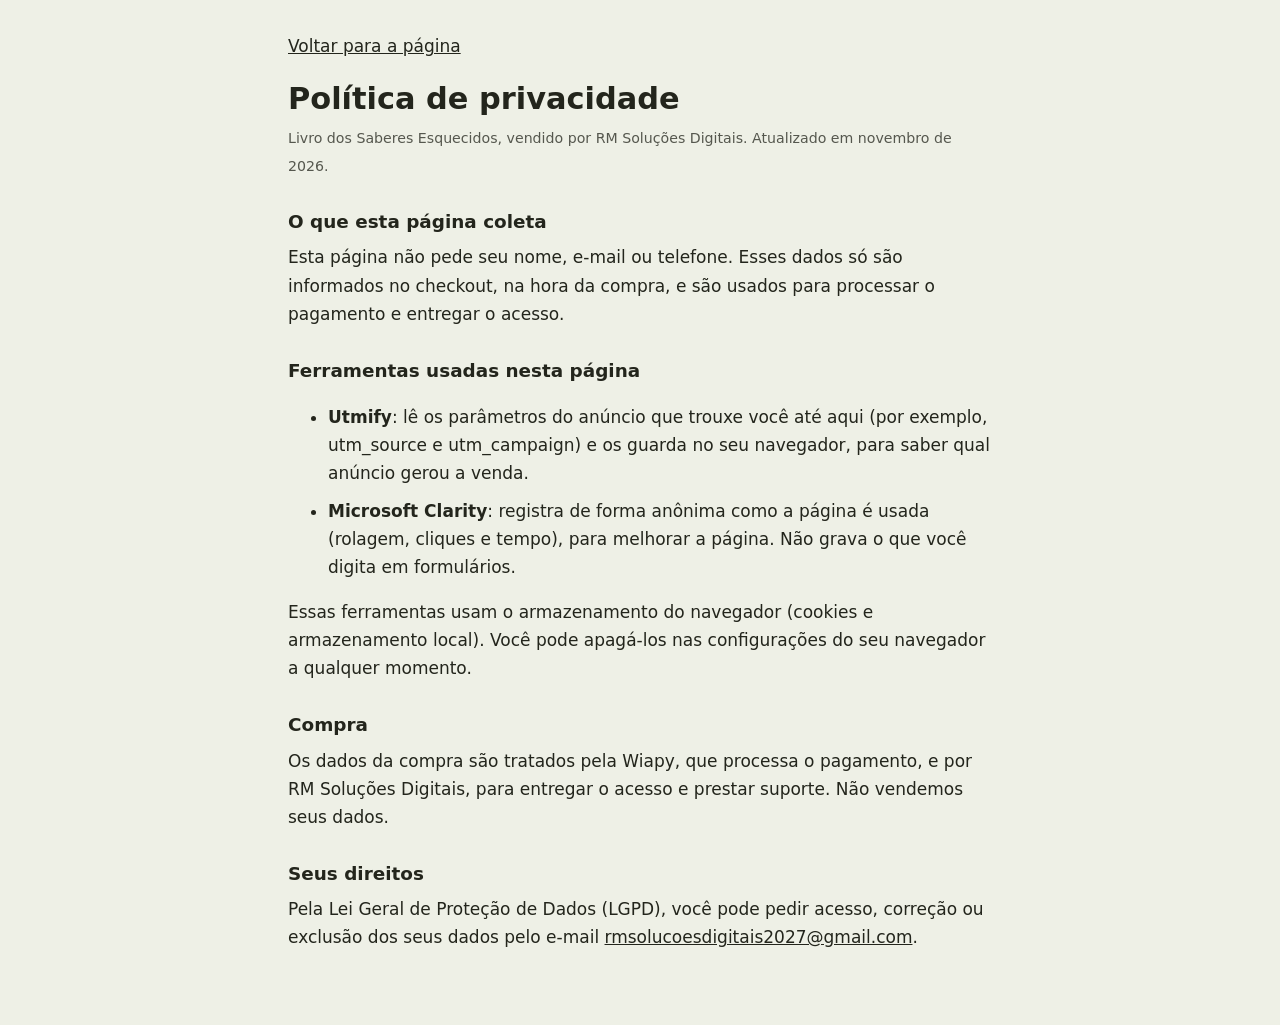
<file: privacidade/index.html>
<!doctype html><html lang="pt-BR"><head><meta charset="utf-8"><meta name="viewport" content="width=device-width, initial-scale=1"><meta name="robots" content="noindex"><title>Política de privacidade | Livro dos Saberes Esquecidos</title><style>body{margin:0;background:#eef0e6;color:#23251c;font:17px/1.65 system-ui,-apple-system,"Segoe UI",Roboto,sans-serif}main{max-width:44rem;margin:0 auto;padding:32px 20px 64px}h1{font-size:1.9rem;line-height:1.15;margin:0 0 6px}h2{font-size:1.15rem;margin:28px 0 6px}p,li{margin:0 0 10px}a{color:inherit}.volta{display:inline-block;margin-bottom:22px}small{opacity:.75}</style></head>
<body><main><a class="volta" href="../">Voltar para a página</a><h1>Política de privacidade</h1><p><small>Livro dos Saberes Esquecidos, vendido por RM Soluções Digitais. Atualizado em novembro de 2026.</small></p>
<h2>O que esta página coleta</h2><p>Esta página não pede seu nome, e-mail ou telefone. Esses dados só são informados no checkout, na hora da compra, e são usados para processar o pagamento e entregar o acesso.</p>
<h2>Ferramentas usadas nesta página</h2><ul><li><b>Utmify</b>: lê os parâmetros do anúncio que trouxe você até aqui (por exemplo, utm_source e utm_campaign) e os guarda no seu navegador, para saber qual anúncio gerou a venda.</li><li><b>Microsoft Clarity</b>: registra de forma anônima como a página é usada (rolagem, cliques e tempo), para melhorar a página. Não grava o que você digita em formulários.</li></ul><p>Essas ferramentas usam o armazenamento do navegador (cookies e armazenamento local). Você pode apagá-los nas configurações do seu navegador a qualquer momento.</p>
<h2>Compra</h2><p>Os dados da compra são tratados pela Wiapy, que processa o pagamento, e por RM Soluções Digitais, para entregar o acesso e prestar suporte. Não vendemos seus dados.</p>
<h2>Seus direitos</h2><p>Pela Lei Geral de Proteção de Dados (LGPD), você pode pedir acesso, correção ou exclusão dos seus dados pelo e-mail <a href="mailto:rmsolucoesdigitais2027@gmail.com">rmsolucoesdigitais2027@gmail.com</a>.</p></main></body></html>
</file>
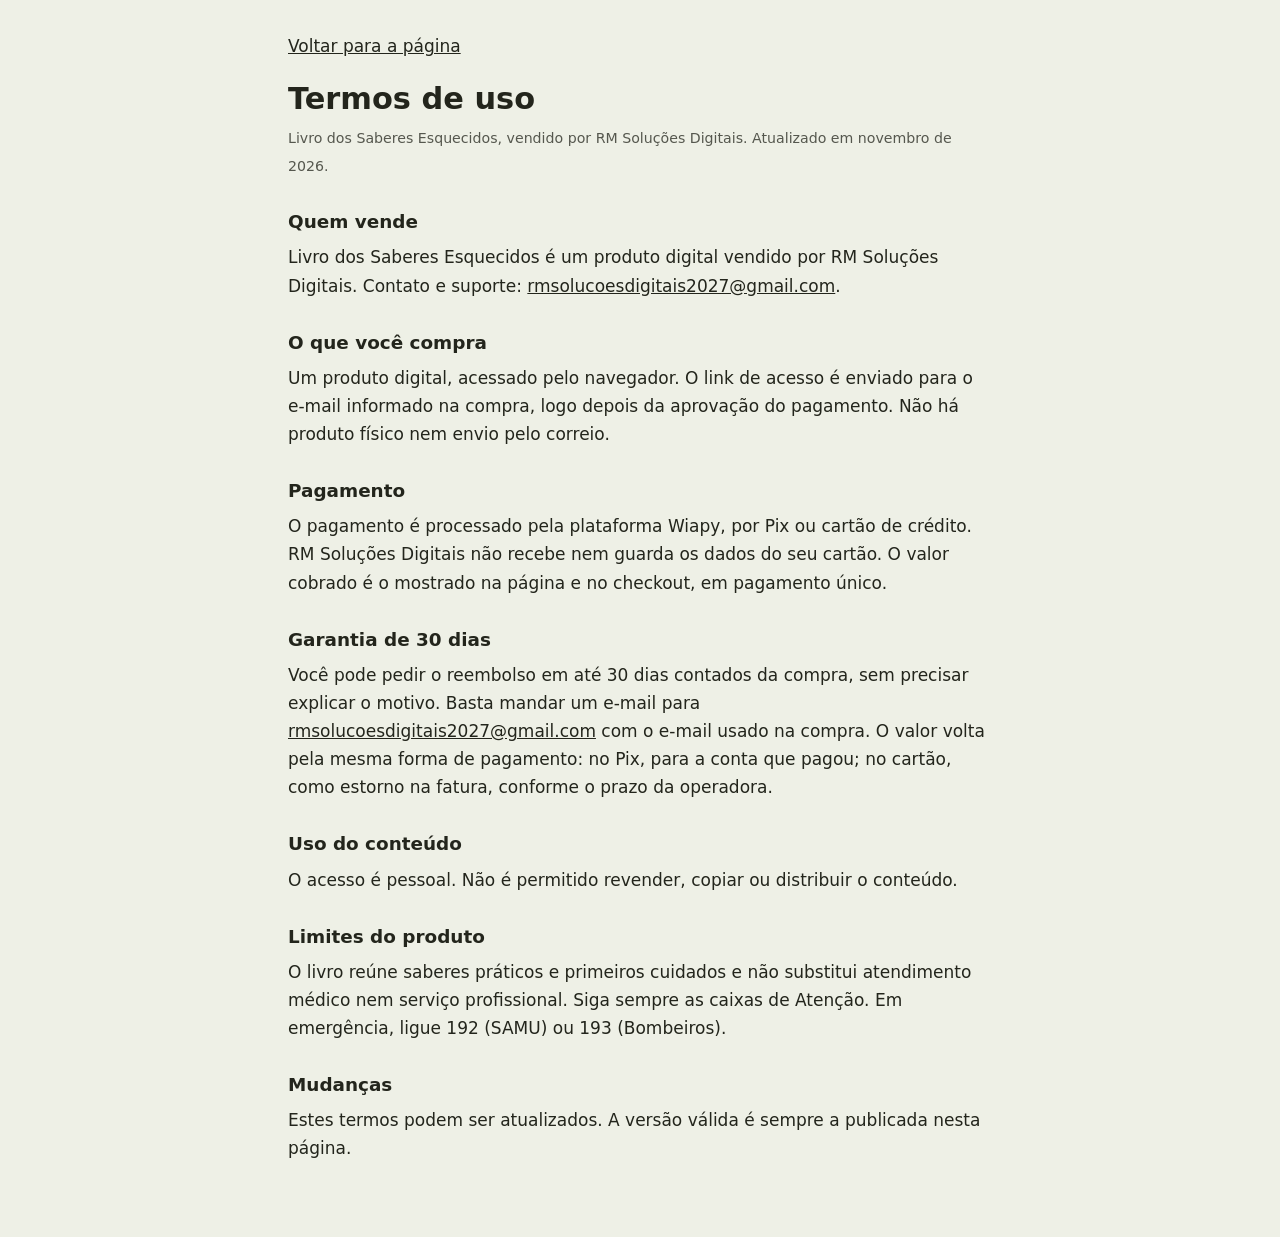
<file: termos/index.html>
<!doctype html><html lang="pt-BR"><head><meta charset="utf-8"><meta name="viewport" content="width=device-width, initial-scale=1"><meta name="robots" content="noindex"><title>Termos de uso | Livro dos Saberes Esquecidos</title><style>body{margin:0;background:#eef0e6;color:#23251c;font:17px/1.65 system-ui,-apple-system,"Segoe UI",Roboto,sans-serif}main{max-width:44rem;margin:0 auto;padding:32px 20px 64px}h1{font-size:1.9rem;line-height:1.15;margin:0 0 6px}h2{font-size:1.15rem;margin:28px 0 6px}p,li{margin:0 0 10px}a{color:inherit}.volta{display:inline-block;margin-bottom:22px}small{opacity:.75}</style></head>
<body><main><a class="volta" href="../">Voltar para a página</a><h1>Termos de uso</h1><p><small>Livro dos Saberes Esquecidos, vendido por RM Soluções Digitais. Atualizado em novembro de 2026.</small></p>
<h2>Quem vende</h2><p>Livro dos Saberes Esquecidos é um produto digital vendido por RM Soluções Digitais. Contato e suporte: <a href="mailto:rmsolucoesdigitais2027@gmail.com">rmsolucoesdigitais2027@gmail.com</a>.</p>
<h2>O que você compra</h2><p>Um produto digital, acessado pelo navegador. O link de acesso é enviado para o e-mail informado na compra, logo depois da aprovação do pagamento. Não há produto físico nem envio pelo correio.</p>
<h2>Pagamento</h2><p>O pagamento é processado pela plataforma Wiapy, por Pix ou cartão de crédito. RM Soluções Digitais não recebe nem guarda os dados do seu cartão. O valor cobrado é o mostrado na página e no checkout, em pagamento único.</p>
<h2>Garantia de 30 dias</h2><p>Você pode pedir o reembolso em até 30 dias contados da compra, sem precisar explicar o motivo. Basta mandar um e-mail para <a href="mailto:rmsolucoesdigitais2027@gmail.com">rmsolucoesdigitais2027@gmail.com</a> com o e-mail usado na compra. O valor volta pela mesma forma de pagamento: no Pix, para a conta que pagou; no cartão, como estorno na fatura, conforme o prazo da operadora.</p>
<h2>Uso do conteúdo</h2><p>O acesso é pessoal. Não é permitido revender, copiar ou distribuir o conteúdo.</p>
<h2>Limites do produto</h2><p>O livro reúne saberes práticos e primeiros cuidados e não substitui atendimento médico nem serviço profissional. Siga sempre as caixas de Atenção. Em emergência, ligue 192 (SAMU) ou 193 (Bombeiros).</p>
<h2>Mudanças</h2><p>Estes termos podem ser atualizados. A versão válida é sempre a publicada nesta página.</p></main></body></html>
</file>
